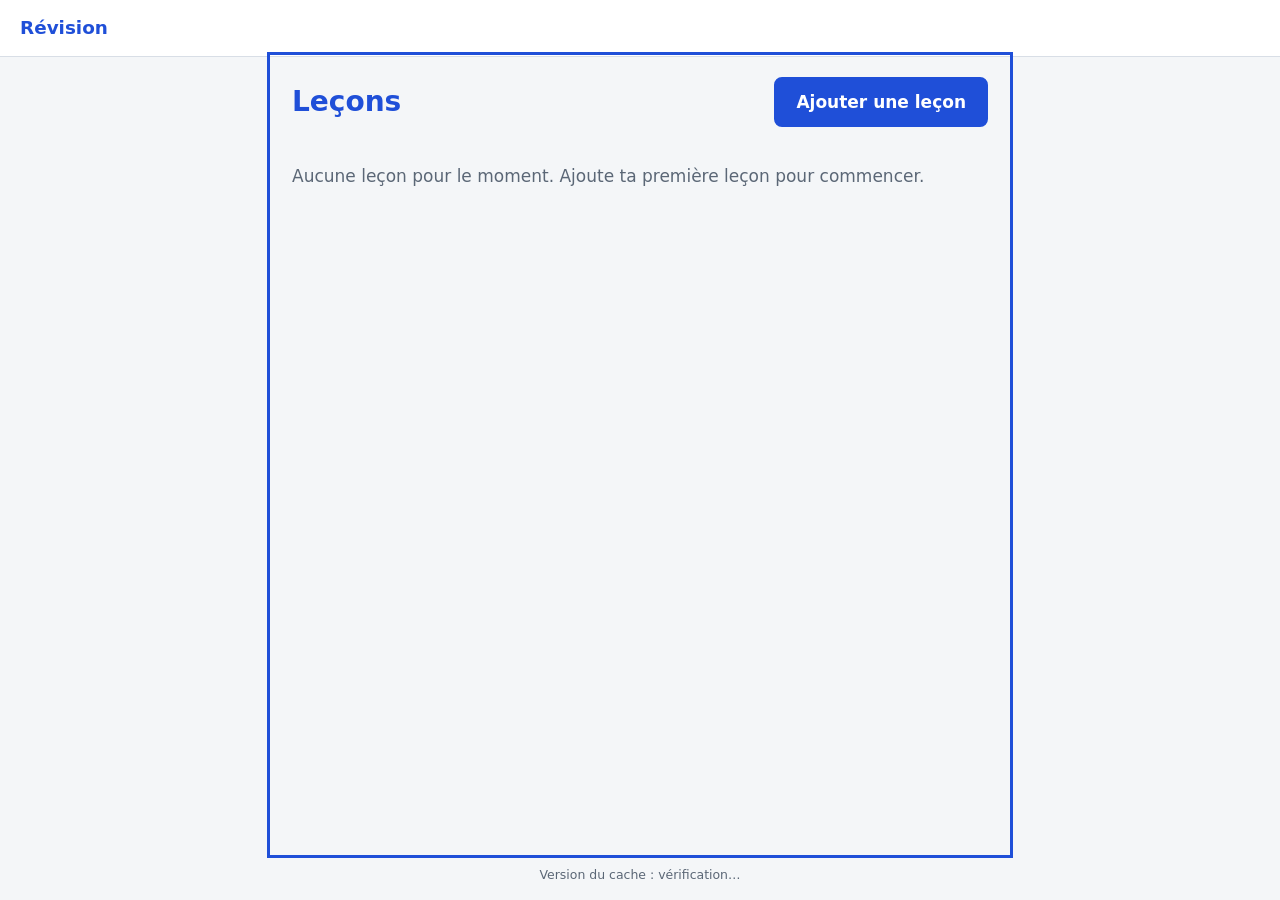
<file: index.html>
<!doctype html>
<html lang="fr">
<head>
  <meta charset="utf-8">
  <meta name="viewport" content="width=device-width, initial-scale=1">
  <title>Révision</title>
  <meta name="theme-color" content="#1f4fd8">
  <link rel="manifest" href="./manifest.webmanifest">
  <link rel="icon" type="image/png" href="./icon-192.png">
  <link rel="apple-touch-icon" href="./icon-192.png">
  <link rel="stylesheet" href="./style.css">
</head>
<body>
  <header class="entete">
    <a class="titre-app" href="#/">Révision</a>
  </header>

  <div id="message" class="message" hidden></div>

  <main id="app" tabindex="-1">
    <p class="chargement">Chargement…</p>
  </main>

  <div id="maj" class="maj" hidden></div>

  <footer class="pied">
    <span id="version-cache">Version du cache : vérification…</span>
  </footer>

  <noscript>
    <p class="chargement">Cette application a besoin de JavaScript pour fonctionner.</p>
  </noscript>

  <!-- Filet de sécurité : si app.js ne démarre pas (fichier absent ou erreur), on l'écrit à l'écran. -->
  <script>
    setTimeout(function () {
      var chargement = document.querySelector('.chargement');
      if (chargement) {
        chargement.textContent = 'L’application n’a pas démarré. Recharge la page ; si le problème persiste, un fichier (app.js ou db.js) est absent ou contient une erreur.';
      }
    }, 8000);
  </script>

  <script type="module" src="./app.js"></script>
</body>
</html>
</file>
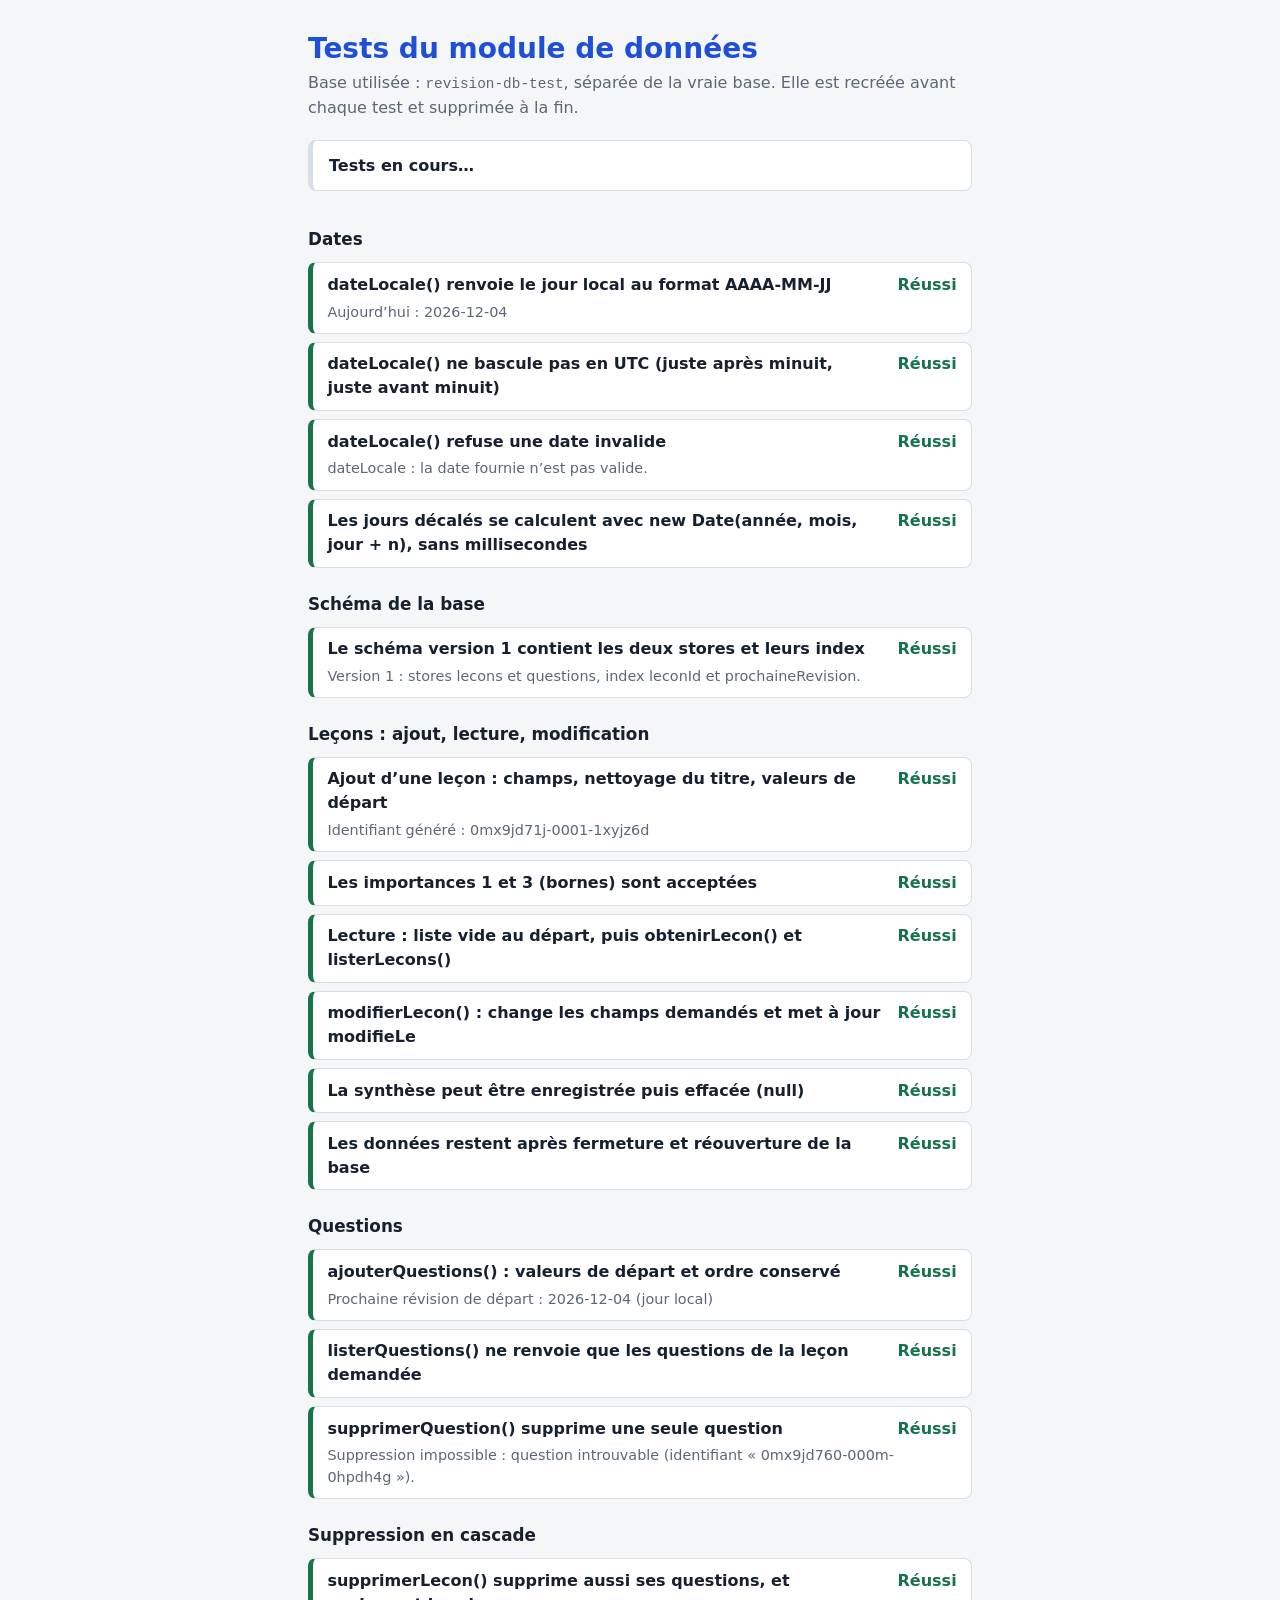
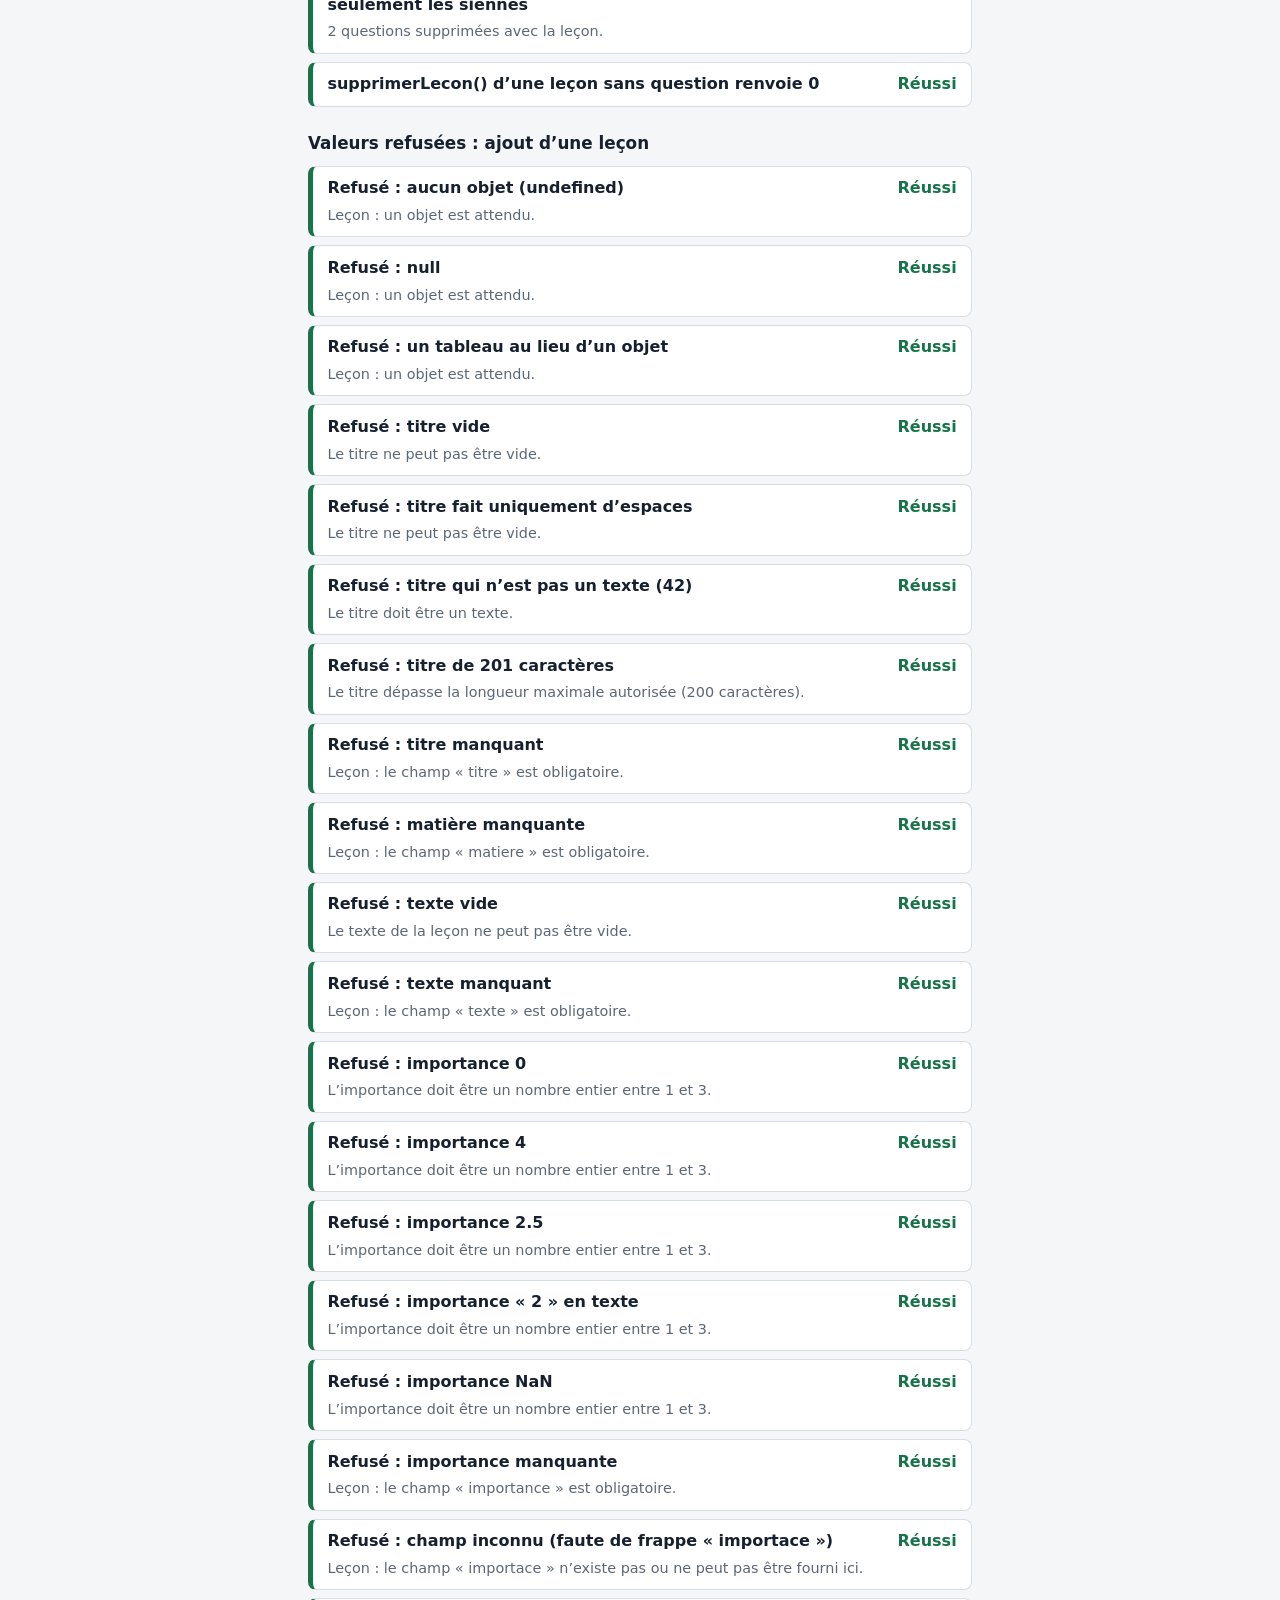
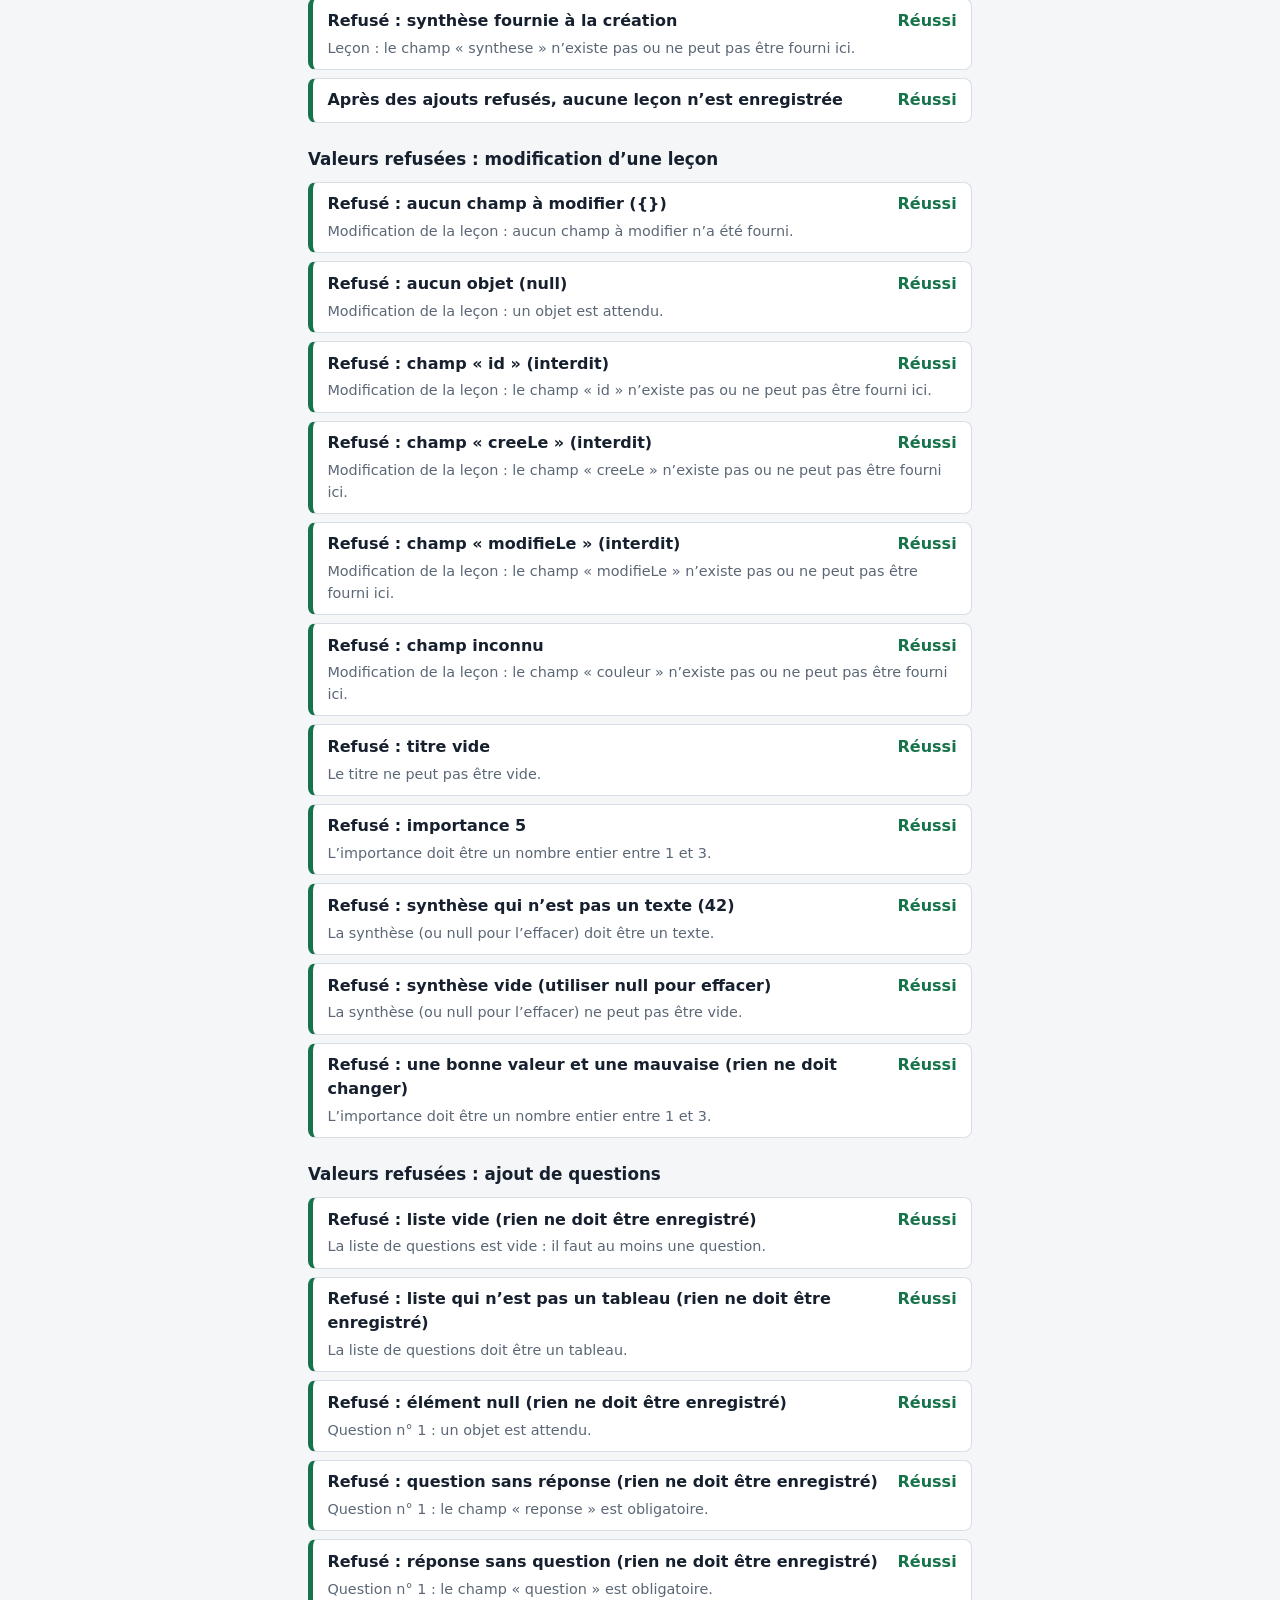
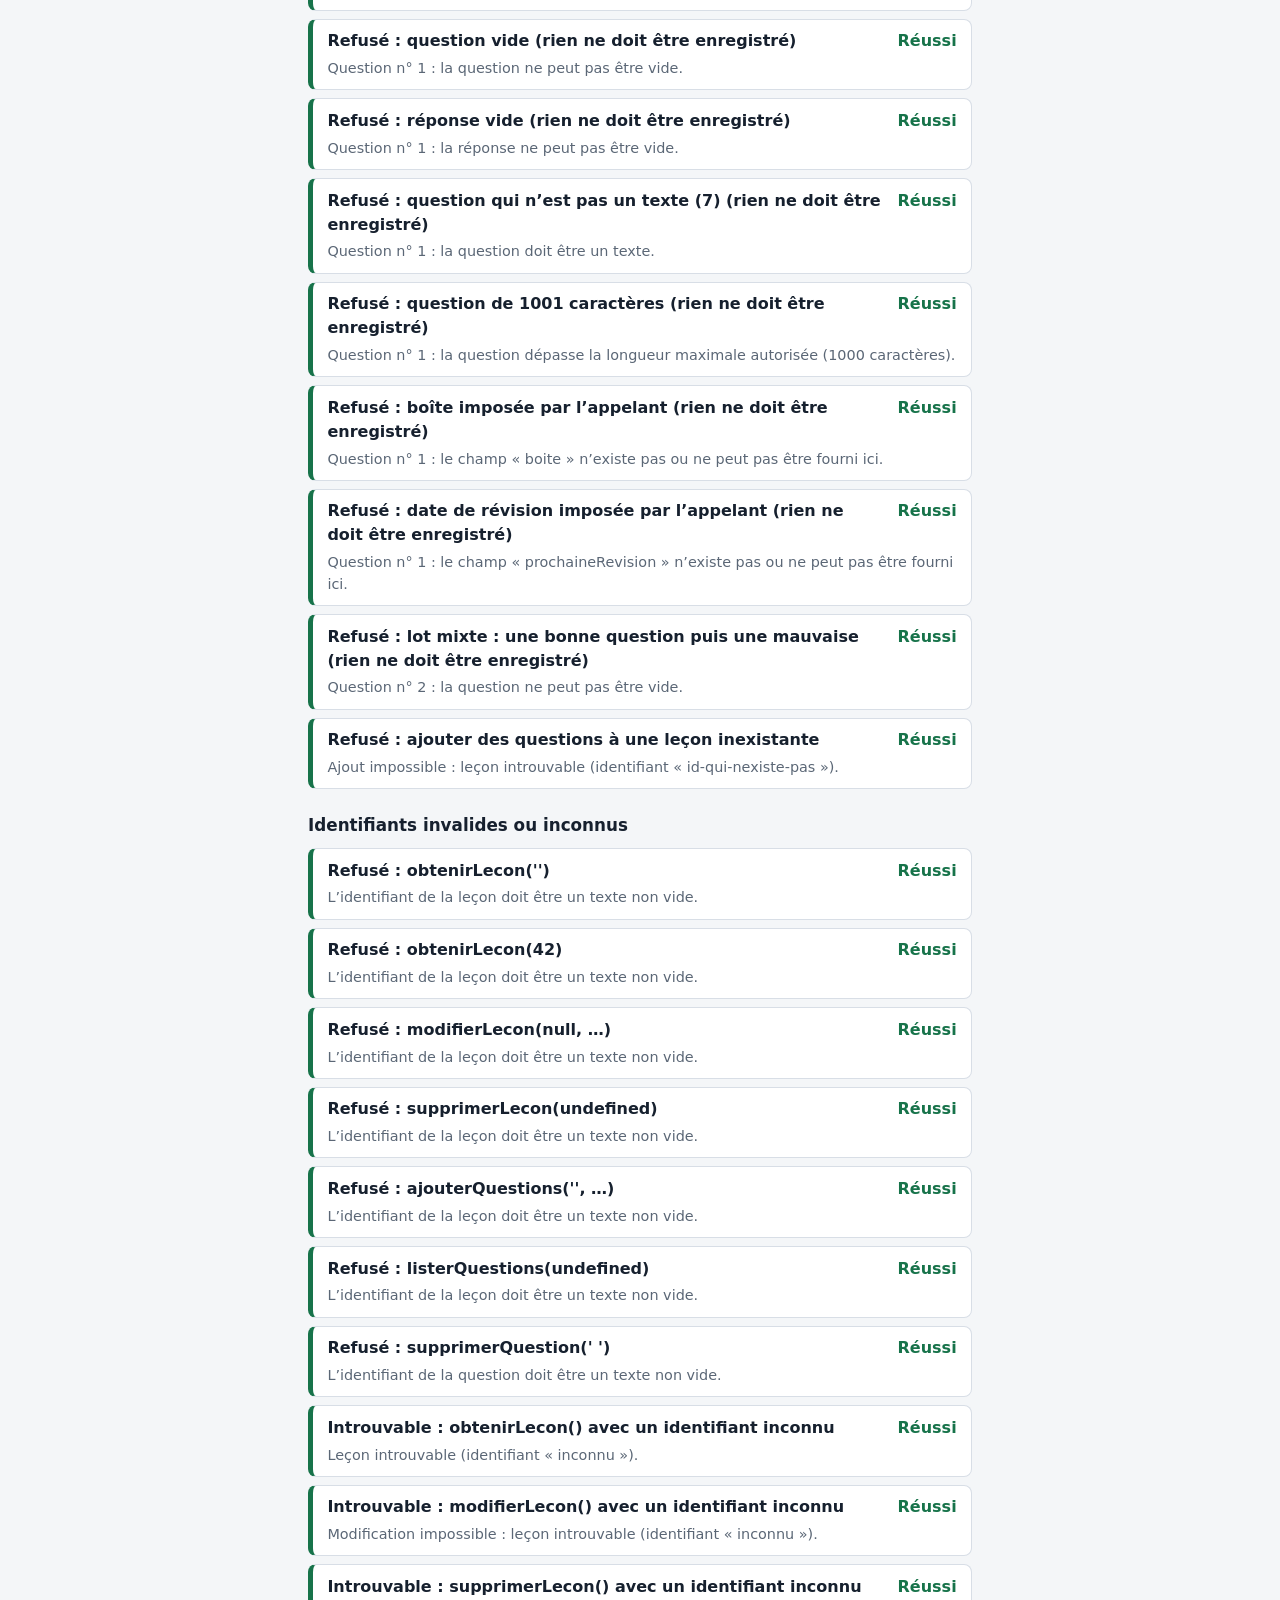
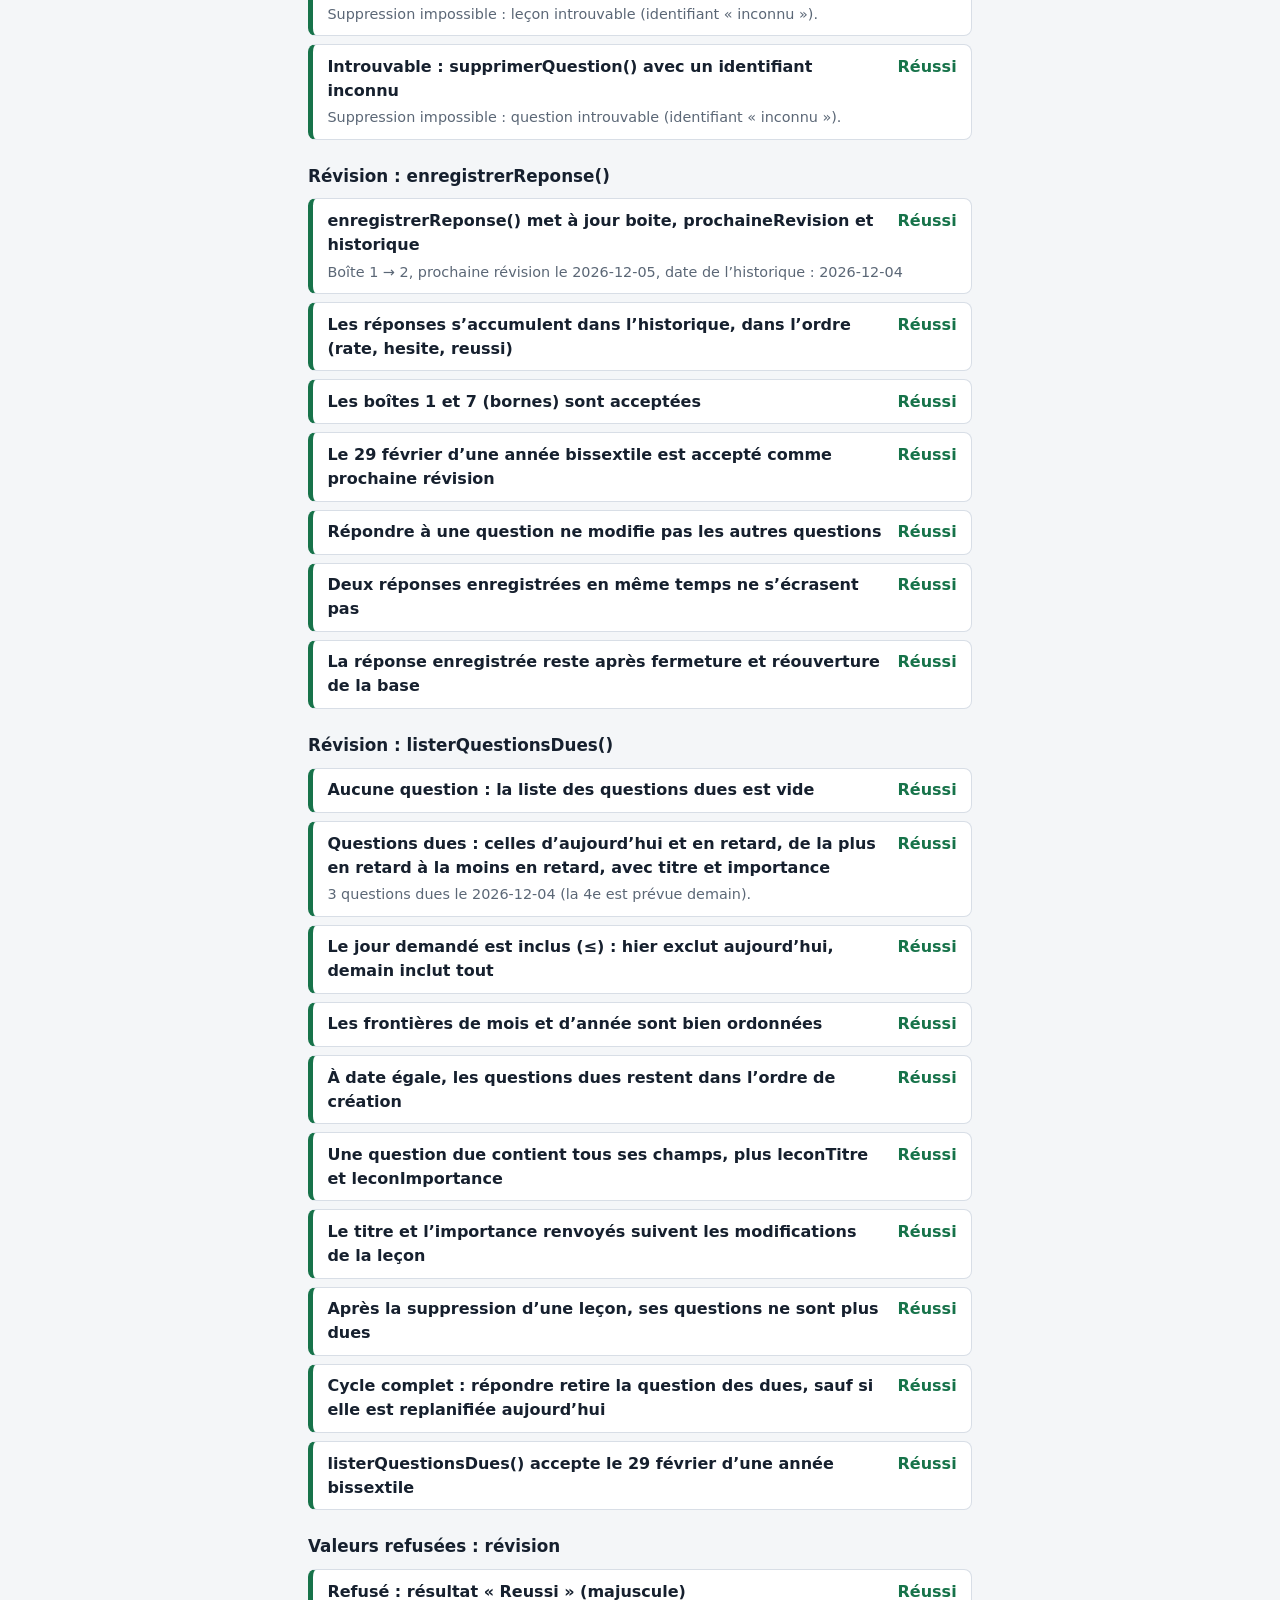
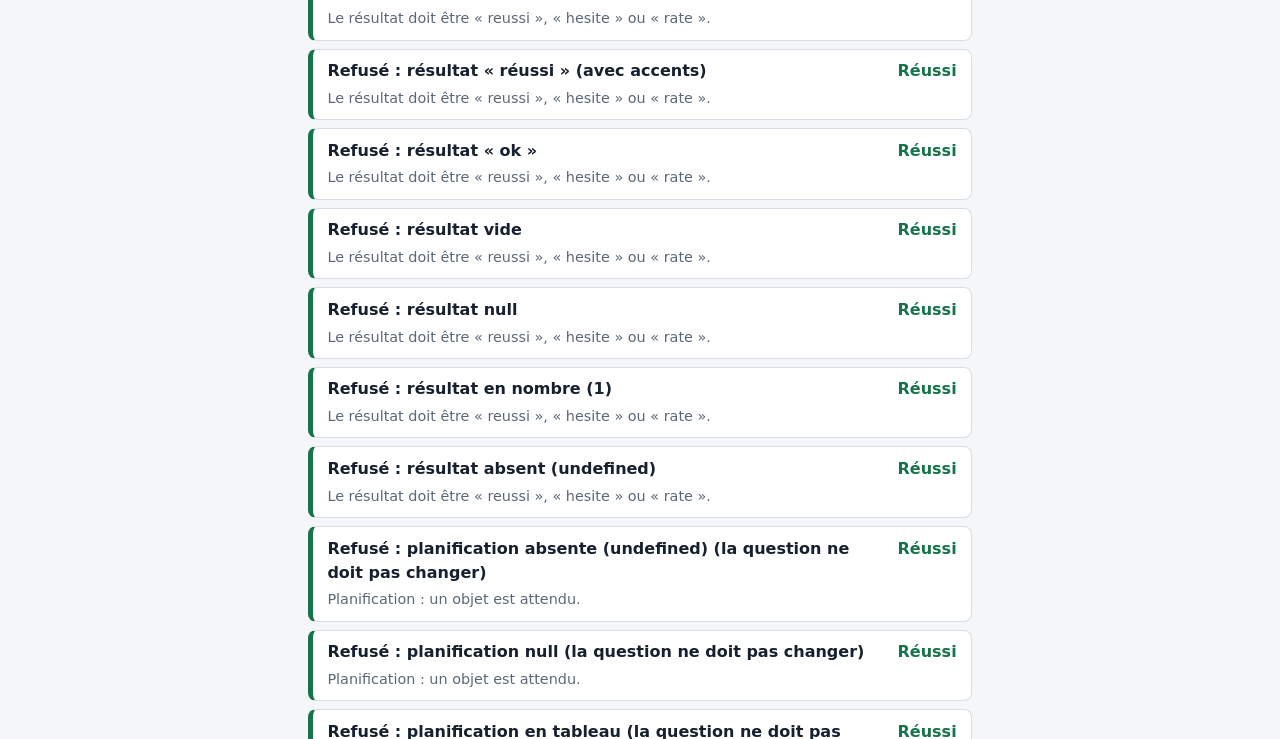
<file: test-db.html>
<!doctype html>
<html lang="fr">
<head>
  <meta charset="utf-8">
  <meta name="viewport" content="width=device-width, initial-scale=1">
  <title>Tests du module de données</title>
  <meta name="theme-color" content="#1f4fd8">
  <style>
    :root {
      color-scheme: light dark;
      --fond: #f4f6f8;
      --carte: #ffffff;
      --encre: #16202e;
      --discret: #5b6776;
      --trait: #d8dee6;
      --accent: #1f4fd8;
      --ok: #17734a;
      --ko: #b3261e;
    }
    @media (prefers-color-scheme: dark) {
      :root {
        --fond: #0f141b;
        --carte: #171e28;
        --encre: #e7ecf3;
        --discret: #9aa6b6;
        --trait: #2a3442;
        --accent: #7aa2ff;
        --ok: #5fd39a;
        --ko: #ff8a80;
      }
    }
    * { box-sizing: border-box; }
    body {
      margin: 0;
      background: var(--fond);
      color: var(--encre);
      font: 1rem/1.5 system-ui, -apple-system, "Segoe UI", Roboto, sans-serif;
    }
    main { max-width: 44rem; margin: 0 auto; padding: 2rem 1.25rem 3rem; }
    h1 { margin: 0 0 .35rem; font-size: 1.75rem; line-height: 1.2; color: var(--accent); }
    .sous { margin: 0 0 1.25rem; color: var(--discret); }
    code { font-family: ui-monospace, Consolas, monospace; font-size: .9em; }
    .bilan {
      margin: 0 0 1.25rem;
      padding: .8rem 1rem;
      background: var(--carte);
      border: 1px solid var(--trait);
      border-left-width: .35rem;
      border-radius: .5rem;
      font-weight: 600;
    }
    .bilan[data-etat="ok"] { border-left-color: var(--ok); color: var(--ok); }
    .bilan[data-etat="ko"] { border-left-color: var(--ko); color: var(--ko); }
    .resultats { list-style: none; margin: 0 0 1.5rem; padding: 0; display: grid; gap: .5rem; }
    .groupe { margin: 1rem 0 .1rem; font-size: 1.05rem; font-weight: 700; }
    .test {
      background: var(--carte);
      border: 1px solid var(--trait);
      border-left-width: .35rem;
      border-radius: .5rem;
      padding: .6rem .9rem;
    }
    .test[data-etat="ok"] { border-left-color: var(--ok); }
    .test[data-etat="ko"] { border-left-color: var(--ko); }
    .ligne { display: flex; justify-content: space-between; align-items: baseline; gap: 1rem; }
    .nom { font-weight: 600; }
    .etat { font-weight: 600; white-space: nowrap; }
    .test[data-etat="ok"] .etat { color: var(--ok); }
    .test[data-etat="ko"] .etat { color: var(--ko); }
    .detail { margin: .3rem 0 0; color: var(--discret); font-size: .9rem; overflow-wrap: anywhere; }
    button {
      font: inherit;
      font-weight: 600;
      padding: .7rem 1.2rem;
      border: 0;
      border-radius: .5rem;
      background: var(--accent);
      color: #ffffff;
    }
    @media (prefers-color-scheme: dark) { button { color: #0f141b; } }
  </style>
</head>
<body>
  <main>
    <h1>Tests du module de données</h1>
    <p class="sous">Base utilisée : <code>revision-db-test</code>, séparée de la vraie base. Elle est recréée avant chaque test et supprimée à la fin.</p>
    <p id="bilan" class="bilan" data-etat="attente" aria-live="polite">Tests en cours…</p>
    <ol id="resultats" class="resultats"></ol>
    <button id="relancer" type="button">Relancer les tests</button>
  </main>

  <script type="module">
    const NOM_TEST = 'revision-db-test';
    const liste = document.getElementById('resultats');
    const bilan = document.getElementById('bilan');
    document.getElementById('relancer').addEventListener('click', () => location.reload());

    // ---------- Chargement du module (l'erreur s'affiche à l'écran, pas seulement en console) ----------
    let module;
    try {
      module = await import('./db.js');
    } catch (erreur) {
      bilan.dataset.etat = 'ko';
      bilan.textContent = 'Impossible de charger db.js : ' + (erreur && erreur.message ? erreur.message : erreur);
      throw erreur;
    }
    const {
      ErreurRevision, VERSION_SCHEMA, dateLocale,
      choisirBase, fermerBase, supprimerBase,
      ajouterLecon, listerLecons, obtenirLecon, modifierLecon, supprimerLecon,
      ajouterQuestions, listerQuestions, supprimerQuestion,
      listerQuestionsDues, enregistrerReponse
    } = module;

    // ---------- Petit outillage de test ----------
    let reussis = 0;
    let echoues = 0;

    function groupe(titre) {
      const li = document.createElement('li');
      li.className = 'groupe';
      li.textContent = titre;
      liste.append(li);
    }

    function ajouterLigne(titre, ok, detail) {
      const li = document.createElement('li');
      li.className = 'test';
      li.dataset.etat = ok ? 'ok' : 'ko';

      const ligne = document.createElement('div');
      ligne.className = 'ligne';
      const nom = document.createElement('span');
      nom.className = 'nom';
      nom.textContent = titre;
      const etat = document.createElement('span');
      etat.className = 'etat';
      etat.textContent = ok ? 'Réussi' : 'Échec';
      ligne.append(nom, etat);
      li.append(ligne);

      if (detail) {
        const p = document.createElement('p');
        p.className = 'detail';
        p.textContent = detail;
        li.append(p);
      }
      liste.append(li);
    }

    // Chaque test démarre avec une base vide.
    async function tester(titre, corps) {
      try {
        await supprimerBase(NOM_TEST);
        const detail = await corps();
        reussis += 1;
        ajouterLigne(titre, true, typeof detail === 'string' ? detail : '');
      } catch (erreur) {
        echoues += 1;
        ajouterLigne(titre, false, erreur && erreur.message ? erreur.message : String(erreur));
      }
    }

    function vrai(condition, message) {
      if (!condition) throw new Error(message);
    }

    function egal(reel, attendu, message) {
      if (reel !== attendu) {
        throw new Error(message + ' — attendu : ' + JSON.stringify(attendu) + ', obtenu : ' + JSON.stringify(reel));
      }
    }

    function egalJson(reel, attendu, message) {
      const a = JSON.stringify(reel);
      const b = JSON.stringify(attendu);
      if (a !== b) throw new Error(message + ' — attendu : ' + b + ', obtenu : ' + a);
    }

    // Vérifie qu'une promesse est refusée avec le bon code d'erreur ; renvoie le message d'erreur pour l'afficher.
    async function rejette(promesse, code, morceau) {
      try {
        await promesse;
      } catch (erreur) {
        if (!(erreur instanceof ErreurRevision)) {
          throw new Error('Erreur inattendue (' + (erreur && erreur.name) + ' : ' + (erreur && erreur.message) + ')');
        }
        if (erreur.code !== code) {
          throw new Error('Code attendu ' + code + ', obtenu ' + erreur.code + ' (« ' + erreur.message + ' »)');
        }
        if (morceau && !erreur.message.includes(morceau)) {
          throw new Error('Le message devrait contenir « ' + morceau + ' », obtenu : « ' + erreur.message + ' »');
        }
        return erreur.message;
      }
      throw new Error('La valeur aurait dû être refusée, mais elle a été acceptée.');
    }

    const attendre = (ms) => new Promise((resolve) => setTimeout(resolve, ms));

    function sans(objet, cle) {
      const copie = { ...objet };
      delete copie[cle];
      return copie;
    }

    // Jour local décalé de n jours, calculé avec new Date(année, mois, jour + n) : jamais en millisecondes.
    function jourDecale(n) {
      const aujourdHui = new Date();
      return dateLocale(new Date(aujourdHui.getFullYear(), aujourdHui.getMonth(), aujourdHui.getDate() + n));
    }

    const ids = (liste) => liste.map((element) => element.id);

    const LECON = {
      titre: 'Les fractions',
      matiere: 'Mathématiques',
      importance: 2,
      texte: 'Une fraction représente une partie d’un tout.'
    };

    const QUESTIONS = [
      { question: 'Que représente une fraction ?', reponse: 'Une partie d’un tout.' },
      { question: 'Comment s’appelle le nombre du bas ?', reponse: 'Le dénominateur.' },
      { question: 'Comment s’appelle le nombre du haut ?', reponse: 'Le numérateur.' }
    ];

    const PLAN = { boite: 2, prochaineRevision: '2026-10-05' };

    // Crée une leçon avec ses premières questions (toutes à réviser aujourd'hui au départ).
    async function preparerLecon(titre, importance, nombreQuestions) {
      const lecon = await ajouterLecon({ ...LECON, titre, importance });
      const questions = await ajouterQuestions(lecon.id, QUESTIONS.slice(0, nombreQuestions));
      return { lecon, questions };
    }

    // Replanifie une question à un jour donné (sert à fabriquer des questions en retard ou à venir).
    function planifier(question, jour, boite = 2) {
      return enregistrerReponse(question.id, 'reussi', { boite, prochaineRevision: jour });
    }

    // Tente d'enregistrer une réponse invalide : doit être refusée, et la question ne doit pas changer.
    async function essaiRefusReponse(resultat, planification) {
      const { lecon, questions } = await preparerLecon('Fractions', 2, 1);
      const avant = await listerQuestions(lecon.id);
      const message = await rejette(enregistrerReponse(questions[0].id, resultat, planification), 'VALIDATION');
      egalJson(await listerQuestions(lecon.id), avant, 'La question ne doit pas avoir changé');
      egal(avant[0].historique.length, 0, 'L’historique doit rester vide');
      return message;
    }

    // ---------- Les tests ----------
    try {
      await choisirBase(NOM_TEST);

      groupe('Dates');

      await tester('dateLocale() renvoie le jour local au format AAAA-MM-JJ', async () => {
        const jour = dateLocale();
        vrai(/^\d{4}-\d{2}-\d{2}$/.test(jour), 'Format inattendu : ' + jour);
        egal(jour, new Date().toLocaleDateString('sv-SE'), 'Doit correspondre au jour local de l’appareil');
        return 'Aujourd’hui : ' + jour;
      });

      await tester('dateLocale() ne bascule pas en UTC (juste après minuit, juste avant minuit)', async () => {
        egal(dateLocale(new Date(2026, 0, 5, 0, 30)), '2026-01-05', 'Juste après minuit');
        egal(dateLocale(new Date(2026, 0, 5, 23, 59)), '2026-01-05', 'Juste avant minuit');
        egal(dateLocale(new Date(2026, 11, 31, 23, 59)), '2026-12-31', 'Dernier jour de l’année');
        egal(dateLocale(new Date(2028, 1, 29, 12, 0)), '2028-02-29', 'Année bissextile');
      });

      await tester('dateLocale() refuse une date invalide', async () => {
        const message = await rejette(Promise.resolve().then(() => dateLocale(new Date('pas une date'))), 'VALIDATION');
        await rejette(Promise.resolve().then(() => dateLocale('2026-01-01')), 'VALIDATION');
        return message;
      });

      await tester('Les jours décalés se calculent avec new Date(année, mois, jour + n), sans millisecondes', async () => {
        egal(dateLocale(new Date(2026, 0, 31 + 1)), '2026-02-01', 'Fin de janvier');
        egal(dateLocale(new Date(2026, 11, 31 + 1)), '2027-01-01', 'Fin d’année');
        egal(dateLocale(new Date(2028, 1, 28 + 1)), '2028-02-29', 'Février d’une année bissextile');
        egal(dateLocale(new Date(2027, 1, 28 + 1)), '2027-03-01', 'Février d’une année non bissextile');
        egal(dateLocale(new Date(2026, 2, 28 + 3)), '2026-03-31', 'Autour du changement d’heure de mars');
        egal(dateLocale(new Date(2026, 9, 24 + 2)), '2026-10-26', 'Autour du changement d’heure d’octobre');
        egal(dateLocale(new Date(2026, 0, 1 - 1)), '2025-12-31', 'Jour négatif : retour à l’année précédente');
        egal(jourDecale(0), dateLocale(), 'jourDecale(0) doit être aujourd’hui');
        vrai(jourDecale(1) > jourDecale(0) && jourDecale(0) > jourDecale(-1), 'Les jours décalés doivent se suivre dans l’ordre');
      });

      groupe('Schéma de la base');

      await tester('Le schéma version 1 contient les deux stores et leurs index', async () => {
        await listerLecons(); // force la création de la base
        await fermerBase();
        const db = await new Promise((resolve, reject) => {
          const requete = indexedDB.open(NOM_TEST);
          requete.onsuccess = () => resolve(requete.result);
          requete.onerror = () => reject(requete.error);
        });
        try {
          egal(db.version, VERSION_SCHEMA, 'Version du schéma');
          egal(db.version, 1, 'Le schéma doit être resté en version 1 (inchangé)');
          vrai(db.objectStoreNames.contains('lecons'), 'Store « lecons » absent');
          vrai(db.objectStoreNames.contains('questions'), 'Store « questions » absent');
          const transaction = db.transaction(['lecons', 'questions'], 'readonly');
          egal(transaction.objectStore('lecons').keyPath, 'id', 'Clé du store lecons');
          const questions = transaction.objectStore('questions');
          egal(questions.keyPath, 'id', 'Clé du store questions');
          vrai(questions.indexNames.contains('leconId'), 'Index « leconId » absent');
          vrai(questions.indexNames.contains('prochaineRevision'), 'Index « prochaineRevision » absent');
        } finally {
          db.close();
        }
        return 'Version ' + VERSION_SCHEMA + ' : stores lecons et questions, index leconId et prochaineRevision.';
      });

      groupe('Leçons : ajout, lecture, modification');

      await tester('Ajout d’une leçon : champs, nettoyage du titre, valeurs de départ', async () => {
        const lecon = await ajouterLecon({ ...LECON, titre: '  Les fractions  ' });
        vrai(typeof lecon.id === 'string' && lecon.id.length > 0, 'Identifiant absent');
        egal(lecon.titre, 'Les fractions', 'Le titre doit être débarrassé des espaces superflus');
        egal(lecon.matiere, LECON.matiere, 'Matière');
        egal(lecon.importance, 2, 'Importance');
        egal(lecon.texte, LECON.texte, 'Texte');
        egal(lecon.synthese, null, 'La synthèse doit valoir null au départ');
        vrai(!Number.isNaN(Date.parse(lecon.creeLe)), 'creeLe n’est pas une date valide');
        egal(lecon.modifieLe, lecon.creeLe, 'modifieLe doit être égal à creeLe à la création');
        return 'Identifiant généré : ' + lecon.id;
      });

      await tester('Les importances 1 et 3 (bornes) sont acceptées', async () => {
        const basse = await ajouterLecon({ ...LECON, importance: 1 });
        const haute = await ajouterLecon({ ...LECON, importance: 3 });
        egal(basse.importance, 1, 'Importance minimale');
        egal(haute.importance, 3, 'Importance maximale');
      });

      await tester('Lecture : liste vide au départ, puis obtenirLecon() et listerLecons()', async () => {
        egalJson(await listerLecons(), [], 'La liste doit être vide au départ');
        const a = await ajouterLecon(LECON);
        const b = await ajouterLecon({ ...LECON, titre: 'Les décimaux', importance: 3 });
        egalJson(await obtenirLecon(a.id), a, 'La leçon relue doit être identique à celle ajoutée');
        const toutes = await listerLecons();
        egal(toutes.length, 2, 'Nombre de leçons');
        egal(toutes[0].id, a.id, 'La plus ancienne doit venir en premier');
        egal(toutes[1].id, b.id, 'La plus récente doit venir en dernier');
      });

      await tester('modifierLecon() : change les champs demandés et met à jour modifieLe', async () => {
        const lecon = await ajouterLecon(LECON);
        await attendre(10);
        const modifiee = await modifierLecon(lecon.id, { titre: 'Les fractions simples', importance: 3 });
        egal(modifiee.titre, 'Les fractions simples', 'Titre modifié');
        egal(modifiee.importance, 3, 'Importance modifiée');
        egal(modifiee.matiere, lecon.matiere, 'La matière ne doit pas changer');
        egal(modifiee.texte, lecon.texte, 'Le texte ne doit pas changer');
        egal(modifiee.id, lecon.id, 'L’identifiant ne doit pas changer');
        egal(modifiee.creeLe, lecon.creeLe, 'creeLe ne doit pas changer');
        vrai(modifiee.modifieLe > lecon.modifieLe, 'modifieLe doit être plus récent');
        egalJson(await obtenirLecon(lecon.id), modifiee, 'Relecture après modification');
      });

      await tester('La synthèse peut être enregistrée puis effacée (null)', async () => {
        const lecon = await ajouterLecon(LECON);
        const avec = await modifierLecon(lecon.id, { synthese: 'Une fraction = numérateur / dénominateur.' });
        egal(avec.synthese, 'Une fraction = numérateur / dénominateur.', 'Synthèse enregistrée');
        const sansSynthese = await modifierLecon(lecon.id, { synthese: null });
        egal(sansSynthese.synthese, null, 'Synthèse effacée');
      });

      await tester('Les données restent après fermeture et réouverture de la base', async () => {
        const lecon = await ajouterLecon(LECON);
        const [question] = await ajouterQuestions(lecon.id, [QUESTIONS[0]]);
        await fermerBase();
        egalJson(await obtenirLecon(lecon.id), lecon, 'Leçon après réouverture');
        egalJson(await listerQuestions(lecon.id), [question], 'Question après réouverture');
      });

      groupe('Questions');

      await tester('ajouterQuestions() : valeurs de départ et ordre conservé', async () => {
        const lecon = await ajouterLecon(LECON);
        const creees = await ajouterQuestions(lecon.id, QUESTIONS);
        egal(creees.length, 3, 'Nombre de questions créées');
        const relues = await listerQuestions(lecon.id);
        egal(relues.length, 3, 'Nombre de questions relues');
        relues.forEach((q, i) => {
          egal(q.leconId, lecon.id, 'leconId de la question ' + (i + 1));
          egal(q.question, QUESTIONS[i].question, 'Texte de la question ' + (i + 1) + ' (ordre conservé)');
          egal(q.reponse, QUESTIONS[i].reponse, 'Réponse de la question ' + (i + 1));
          egal(q.boite, 1, 'Boîte de départ de la question ' + (i + 1));
          egal(q.prochaineRevision, dateLocale(), 'prochaineRevision de la question ' + (i + 1));
          vrai(/^\d{4}-\d{2}-\d{2}$/.test(q.prochaineRevision), 'prochaineRevision doit être AAAA-MM-JJ');
          vrai(Array.isArray(q.historique) && q.historique.length === 0, 'Historique vide au départ');
        });
        return 'Prochaine révision de départ : ' + relues[0].prochaineRevision + ' (jour local)';
      });

      await tester('listerQuestions() ne renvoie que les questions de la leçon demandée', async () => {
        const a = await ajouterLecon(LECON);
        const b = await ajouterLecon({ ...LECON, titre: 'Les décimaux' });
        await ajouterQuestions(a.id, QUESTIONS);
        await ajouterQuestions(b.id, [QUESTIONS[0]]);
        egal((await listerQuestions(a.id)).length, 3, 'Questions de la leçon A');
        egal((await listerQuestions(b.id)).length, 1, 'Questions de la leçon B');
        egalJson(await listerQuestions('id-qui-nexiste-pas'), [], 'Leçon inconnue : liste vide');
      });

      await tester('supprimerQuestion() supprime une seule question', async () => {
        const lecon = await ajouterLecon(LECON);
        const creees = await ajouterQuestions(lecon.id, QUESTIONS);
        await supprimerQuestion(creees[1].id);
        const restantes = await listerQuestions(lecon.id);
        egal(restantes.length, 2, 'Il doit rester 2 questions');
        egal(restantes[0].id, creees[0].id, 'La première doit rester');
        egal(restantes[1].id, creees[2].id, 'La troisième doit rester');
        return await rejette(supprimerQuestion(creees[1].id), 'INTROUVABLE');
      });

      groupe('Suppression en cascade');

      await tester('supprimerLecon() supprime aussi ses questions, et seulement les siennes', async () => {
        const a = await ajouterLecon(LECON);
        const b = await ajouterLecon({ ...LECON, titre: 'Les décimaux' });
        await ajouterQuestions(a.id, [QUESTIONS[0], QUESTIONS[1]]);
        await ajouterQuestions(b.id, [QUESTIONS[2]]);

        const nombre = await supprimerLecon(a.id);
        egal(nombre, 2, 'Nombre de questions supprimées avec la leçon');
        await rejette(obtenirLecon(a.id), 'INTROUVABLE');
        egalJson(await listerQuestions(a.id), [], 'Les questions de la leçon supprimée doivent avoir disparu');
        egal((await listerQuestions(b.id)).length, 1, 'Les questions de l’autre leçon doivent rester');
        egal((await listerLecons()).length, 1, 'Il doit rester une seule leçon');
        return nombre + ' questions supprimées avec la leçon.';
      });

      await tester('supprimerLecon() d’une leçon sans question renvoie 0', async () => {
        const lecon = await ajouterLecon(LECON);
        egal(await supprimerLecon(lecon.id), 0, 'Nombre de questions supprimées');
        egal((await listerLecons()).length, 0, 'Plus aucune leçon');
      });

      groupe('Valeurs refusées : ajout d’une leçon');

      const refusAjoutLecon = [
        ['aucun objet (undefined)', undefined],
        ['null', null],
        ['un tableau au lieu d’un objet', []],
        ['titre vide', { ...LECON, titre: '' }],
        ['titre fait uniquement d’espaces', { ...LECON, titre: '   ' }],
        ['titre qui n’est pas un texte (42)', { ...LECON, titre: 42 }],
        ['titre de 201 caractères', { ...LECON, titre: 'a'.repeat(201) }],
        ['titre manquant', sans(LECON, 'titre')],
        ['matière manquante', sans(LECON, 'matiere')],
        ['texte vide', { ...LECON, texte: '' }],
        ['texte manquant', sans(LECON, 'texte')],
        ['importance 0', { ...LECON, importance: 0 }],
        ['importance 4', { ...LECON, importance: 4 }],
        ['importance 2.5', { ...LECON, importance: 2.5 }],
        ['importance « 2 » en texte', { ...LECON, importance: '2' }],
        ['importance NaN', { ...LECON, importance: NaN }],
        ['importance manquante', sans(LECON, 'importance')],
        ['champ inconnu (faute de frappe « importace »)', { ...LECON, importace: 2 }],
        ['synthèse fournie à la création', { ...LECON, synthese: 'x' }]
      ];
      for (const [libelle, valeur] of refusAjoutLecon) {
        await tester('Refusé : ' + libelle, () => rejette(ajouterLecon(valeur), 'VALIDATION'));
      }

      await tester('Après des ajouts refusés, aucune leçon n’est enregistrée', async () => {
        for (const [, valeur] of refusAjoutLecon) {
          try { await ajouterLecon(valeur); } catch (erreur) { /* attendu */ }
        }
        egal((await listerLecons()).length, 0, 'Nombre de leçons enregistrées');
      });

      groupe('Valeurs refusées : modification d’une leçon');

      const refusModification = [
        ['aucun champ à modifier ({})', {}],
        ['aucun objet (null)', null],
        ['champ « id » (interdit)', { id: 'autre' }],
        ['champ « creeLe » (interdit)', { creeLe: '2020-01-01T00:00:00.000Z' }],
        ['champ « modifieLe » (interdit)', { modifieLe: '2020-01-01T00:00:00.000Z' }],
        ['champ inconnu', { couleur: 'rouge' }],
        ['titre vide', { titre: '' }],
        ['importance 5', { importance: 5 }],
        ['synthèse qui n’est pas un texte (42)', { synthese: 42 }],
        ['synthèse vide (utiliser null pour effacer)', { synthese: '' }],
        ['une bonne valeur et une mauvaise (rien ne doit changer)', { titre: 'Nouveau titre', importance: 9 }]
      ];
      for (const [libelle, modifs] of refusModification) {
        await tester('Refusé : ' + libelle, async () => {
          const lecon = await ajouterLecon(LECON);
          const message = await rejette(modifierLecon(lecon.id, modifs), 'VALIDATION');
          egalJson(await obtenirLecon(lecon.id), lecon, 'La leçon ne doit pas avoir changé');
          return message;
        });
      }

      groupe('Valeurs refusées : ajout de questions');

      const refusQuestions = [
        ['liste vide', []],
        ['liste qui n’est pas un tableau', 'texte'],
        ['élément null', [null]],
        ['question sans réponse', [{ question: 'Q ?' }]],
        ['réponse sans question', [{ reponse: 'R' }]],
        ['question vide', [{ question: '   ', reponse: 'R' }]],
        ['réponse vide', [{ question: 'Q ?', reponse: '' }]],
        ['question qui n’est pas un texte (7)', [{ question: 7, reponse: 'R' }]],
        ['question de 1001 caractères', [{ question: 'a'.repeat(1001), reponse: 'R' }]],
        ['boîte imposée par l’appelant', [{ question: 'Q ?', reponse: 'R', boite: 5 }]],
        ['date de révision imposée par l’appelant', [{ question: 'Q ?', reponse: 'R', prochaineRevision: '2030-01-01' }]],
        ['lot mixte : une bonne question puis une mauvaise', [{ question: 'Q1 ?', reponse: 'R1' }, { question: '', reponse: 'R2' }]]
      ];
      for (const [libelle, liste] of refusQuestions) {
        await tester('Refusé : ' + libelle + ' (rien ne doit être enregistré)', async () => {
          const lecon = await ajouterLecon(LECON);
          const message = await rejette(ajouterQuestions(lecon.id, liste), 'VALIDATION');
          egalJson(await listerQuestions(lecon.id), [], 'Aucune question ne doit avoir été enregistrée');
          return message;
        });
      }

      await tester('Refusé : ajouter des questions à une leçon inexistante', () =>
        rejette(ajouterQuestions('id-qui-nexiste-pas', [QUESTIONS[0]]), 'INTROUVABLE'));

      groupe('Identifiants invalides ou inconnus');

      const identifiantsInvalides = [
        ['obtenirLecon(\'\')', () => obtenirLecon('')],
        ['obtenirLecon(42)', () => obtenirLecon(42)],
        ['modifierLecon(null, …)', () => modifierLecon(null, { titre: 'x' })],
        ['supprimerLecon(undefined)', () => supprimerLecon(undefined)],
        ['ajouterQuestions(\'\', …)', () => ajouterQuestions('', [QUESTIONS[0]])],
        ['listerQuestions(undefined)', () => listerQuestions(undefined)],
        ['supprimerQuestion(\'  \')', () => supprimerQuestion('  ')]
      ];
      for (const [libelle, appel] of identifiantsInvalides) {
        await tester('Refusé : ' + libelle, () => rejette(appel(), 'VALIDATION'));
      }

      const identifiantsInconnus = [
        ['obtenirLecon() avec un identifiant inconnu', () => obtenirLecon('inconnu')],
        ['modifierLecon() avec un identifiant inconnu', () => modifierLecon('inconnu', { titre: 'x' })],
        ['supprimerLecon() avec un identifiant inconnu', () => supprimerLecon('inconnu')],
        ['supprimerQuestion() avec un identifiant inconnu', () => supprimerQuestion('inconnu')]
      ];
      for (const [libelle, appel] of identifiantsInconnus) {
        await tester('Introuvable : ' + libelle, () => rejette(appel(), 'INTROUVABLE'));
      }

      groupe('Révision : enregistrerReponse()');

      await tester('enregistrerReponse() met à jour boite, prochaineRevision et historique', async () => {
        const { lecon, questions } = await preparerLecon('Fractions', 2, 1);
        const [question] = questions;
        const demain = jourDecale(1);
        const miseAJour = await enregistrerReponse(question.id, 'reussi', { boite: 2, prochaineRevision: demain });
        egal(miseAJour.boite, 2, 'Boîte');
        egal(miseAJour.prochaineRevision, demain, 'Prochaine révision');
        egal(miseAJour.historique.length, 1, 'Nombre d’entrées d’historique');
        egalJson(miseAJour.historique[0], { date: dateLocale(), resultat: 'reussi' }, 'Entrée d’historique (date locale du jour)');
        egal(miseAJour.id, question.id, 'L’identifiant ne doit pas changer');
        egal(miseAJour.leconId, lecon.id, 'leconId ne doit pas changer');
        egal(miseAJour.question, question.question, 'L’énoncé ne doit pas changer');
        egal(miseAJour.reponse, question.reponse, 'La réponse ne doit pas changer');
        egalJson(await listerQuestions(lecon.id), [miseAJour], 'La question relue doit être identique à celle renvoyée');
        return 'Boîte 1 → 2, prochaine révision le ' + demain + ', date de l’historique : ' + miseAJour.historique[0].date;
      });

      await tester('Les réponses s’accumulent dans l’historique, dans l’ordre (rate, hesite, reussi)', async () => {
        const { questions } = await preparerLecon('Fractions', 2, 1);
        const id = questions[0].id;
        await enregistrerReponse(id, 'rate', { boite: 1, prochaineRevision: jourDecale(1) });
        await enregistrerReponse(id, 'hesite', { boite: 2, prochaineRevision: jourDecale(2) });
        const finale = await enregistrerReponse(id, 'reussi', { boite: 3, prochaineRevision: jourDecale(4) });
        egalJson(finale.historique.map((entree) => entree.resultat), ['rate', 'hesite', 'reussi'], 'Ordre des résultats');
        egal(finale.boite, 3, 'La boîte doit refléter la dernière réponse');
        egal(finale.prochaineRevision, jourDecale(4), 'La prochaine révision doit refléter la dernière réponse');
        finale.historique.forEach((entree, i) => {
          egalJson(Object.keys(entree), ['date', 'resultat'], 'Champs de l’entrée ' + (i + 1));
          vrai(/^\d{4}-\d{2}-\d{2}$/.test(entree.date), 'La date de l’entrée ' + (i + 1) + ' doit être AAAA-MM-JJ');
        });
      });

      await tester('Les boîtes 1 et 7 (bornes) sont acceptées', async () => {
        const { questions } = await preparerLecon('Fractions', 2, 2);
        const basse = await enregistrerReponse(questions[0].id, 'rate', { boite: 1, prochaineRevision: jourDecale(0) });
        const haute = await enregistrerReponse(questions[1].id, 'reussi', { boite: 7, prochaineRevision: jourDecale(60) });
        egal(basse.boite, 1, 'Boîte minimale');
        egal(haute.boite, 7, 'Boîte maximale');
        egal(haute.prochaineRevision, jourDecale(60), 'Date à 60 jours');
      });

      await tester('Le 29 février d’une année bissextile est accepté comme prochaine révision', async () => {
        const { questions } = await preparerLecon('Fractions', 2, 1);
        const miseAJour = await enregistrerReponse(questions[0].id, 'reussi', { boite: 4, prochaineRevision: '2028-02-29' });
        egal(miseAJour.prochaineRevision, '2028-02-29', 'Prochaine révision');
      });

      await tester('Répondre à une question ne modifie pas les autres questions', async () => {
        const { lecon, questions } = await preparerLecon('Fractions', 2, 3);
        const avant = await listerQuestions(lecon.id);
        await enregistrerReponse(questions[1].id, 'hesite', { boite: 2, prochaineRevision: jourDecale(2) });
        const apres = await listerQuestions(lecon.id);
        egalJson(apres[0], avant[0], 'La première question ne doit pas changer');
        egalJson(apres[2], avant[2], 'La troisième question ne doit pas changer');
        egal(apres[1].historique.length, 1, 'Seule la deuxième question reçoit une entrée');
      });

      await tester('Deux réponses enregistrées en même temps ne s’écrasent pas', async () => {
        const { lecon, questions } = await preparerLecon('Fractions', 2, 1);
        await Promise.all([
          enregistrerReponse(questions[0].id, 'reussi', { boite: 2, prochaineRevision: jourDecale(2) }),
          enregistrerReponse(questions[0].id, 'rate', { boite: 1, prochaineRevision: jourDecale(1) })
        ]);
        const finale = (await listerQuestions(lecon.id))[0];
        egal(finale.historique.length, 2, 'Les deux réponses doivent être dans l’historique');
        egalJson(finale.historique.map((entree) => entree.resultat).sort(), ['rate', 'reussi'], 'Résultats enregistrés');
      });

      await tester('La réponse enregistrée reste après fermeture et réouverture de la base', async () => {
        const { lecon, questions } = await preparerLecon('Fractions', 2, 1);
        const miseAJour = await enregistrerReponse(questions[0].id, 'reussi', { boite: 3, prochaineRevision: jourDecale(3) });
        await fermerBase();
        egalJson(await listerQuestions(lecon.id), [miseAJour], 'Question après réouverture');
      });

      groupe('Révision : listerQuestionsDues()');

      await tester('Aucune question : la liste des questions dues est vide', async () => {
        egalJson(await listerQuestionsDues(dateLocale()), [], 'Liste vide');
      });

      await tester('Questions dues : celles d’aujourd’hui et en retard, de la plus en retard à la moins en retard, avec titre et importance', async () => {
        const a = await preparerLecon('Fractions', 3, 3);
        const b = await preparerLecon('Décimaux', 1, 1);
        const [q1, q2, q3] = a.questions;
        const [q4] = b.questions;
        await planifier(q1, jourDecale(-1));  // en retard d’un jour
        // q2 garde sa date de départ : aujourd’hui
        await planifier(q3, jourDecale(1));   // demain : pas encore due
        await planifier(q4, jourDecale(-3));  // en retard de trois jours

        const dues = await listerQuestionsDues(dateLocale());
        egalJson(ids(dues), [q4.id, q1.id, q2.id], 'Questions dues (du plus grand retard à aujourd’hui)');
        const parId = new Map(dues.map((question) => [question.id, question]));
        egal(parId.get(q4.id).leconTitre, 'Décimaux', 'Titre de la leçon de q4');
        egal(parId.get(q4.id).leconImportance, 1, 'Importance de la leçon de q4');
        egal(parId.get(q1.id).leconTitre, 'Fractions', 'Titre de la leçon de q1');
        egal(parId.get(q1.id).leconImportance, 3, 'Importance de la leçon de q1');
        egal(parId.get(q2.id).leconTitre, 'Fractions', 'Titre de la leçon de q2');
        egal(parId.get(q2.id).leconImportance, 3, 'Importance de la leçon de q2');
        return dues.length + ' questions dues le ' + dateLocale() + ' (la 4e est prévue demain).';
      });

      await tester('Le jour demandé est inclus (≤) : hier exclut aujourd’hui, demain inclut tout', async () => {
        const a = await preparerLecon('Fractions', 3, 3);
        const b = await preparerLecon('Décimaux', 1, 1);
        const [q1, q2, q3] = a.questions;
        const [q4] = b.questions;
        await planifier(q1, jourDecale(-1));
        await planifier(q3, jourDecale(1));
        await planifier(q4, jourDecale(-3));
        egalJson(ids(await listerQuestionsDues(jourDecale(-1))), [q4.id, q1.id], 'Dues hier : la question d’aujourd’hui est exclue');
        egalJson(ids(await listerQuestionsDues(jourDecale(-4))), [], 'Dues il y a 4 jours : aucune');
        egalJson(ids(await listerQuestionsDues(jourDecale(-3))), [q4.id], 'Dues il y a 3 jours : la date égale est incluse');
        egalJson(ids(await listerQuestionsDues(jourDecale(1))), [q4.id, q1.id, q2.id, q3.id], 'Dues demain : toutes');
      });

      await tester('Les frontières de mois et d’année sont bien ordonnées', async () => {
        const { questions } = await preparerLecon('Frontières', 2, 3);
        const [qa, qb, qc] = questions;
        await planifier(qa, '2026-12-31');
        await planifier(qb, '2027-01-01');
        await planifier(qc, '2026-09-30');
        egalJson(ids(await listerQuestionsDues('2026-09-29')), [], 'Avant la première date');
        egalJson(ids(await listerQuestionsDues('2026-09-30')), [qc.id], 'Le 30 septembre');
        egalJson(ids(await listerQuestionsDues('2026-10-01')), [qc.id], 'Le 1er octobre : rien de nouveau');
        egalJson(ids(await listerQuestionsDues('2026-12-31')), [qc.id, qa.id], 'Le 31 décembre');
        egalJson(ids(await listerQuestionsDues('2027-01-01')), [qc.id, qa.id, qb.id], 'Le 1er janvier suivant');
      });

      await tester('À date égale, les questions dues restent dans l’ordre de création', async () => {
        const { questions } = await preparerLecon('Fractions', 2, 3);
        egalJson(ids(await listerQuestionsDues(dateLocale())), ids(questions), 'Ordre de création');
      });

      await tester('Une question due contient tous ses champs, plus leconTitre et leconImportance', async () => {
        await preparerLecon('Fractions', 2, 1);
        const due = (await listerQuestionsDues(dateLocale()))[0];
        egalJson(
          Object.keys(due).sort(),
          ['boite', 'historique', 'id', 'leconId', 'leconImportance', 'leconTitre', 'prochaineRevision', 'question', 'reponse'],
          'Champs d’une question due'
        );
        egal(due.boite, 1, 'Boîte de départ');
        egalJson(due.historique, [], 'Historique vide');
      });

      await tester('Le titre et l’importance renvoyés suivent les modifications de la leçon', async () => {
        const { lecon } = await preparerLecon('Fractions', 2, 1);
        await modifierLecon(lecon.id, { titre: 'Fractions simples', importance: 1 });
        const due = (await listerQuestionsDues(dateLocale()))[0];
        egal(due.leconTitre, 'Fractions simples', 'Nouveau titre');
        egal(due.leconImportance, 1, 'Nouvelle importance');
      });

      await tester('Après la suppression d’une leçon, ses questions ne sont plus dues', async () => {
        const a = await preparerLecon('Fractions', 2, 2);
        const b = await preparerLecon('Décimaux', 1, 1);
        await supprimerLecon(a.lecon.id);
        egalJson(ids(await listerQuestionsDues(dateLocale())), ids(b.questions), 'Seules les questions de l’autre leçon restent');
      });

      await tester('Cycle complet : répondre retire la question des dues, sauf si elle est replanifiée aujourd’hui', async () => {
        const { questions } = await preparerLecon('Fractions', 2, 2);
        const [q1, q2] = questions;
        egal((await listerQuestionsDues(dateLocale())).length, 2, 'Deux questions dues au départ');
        await enregistrerReponse(q1.id, 'reussi', { boite: 2, prochaineRevision: jourDecale(2) });
        await enregistrerReponse(q2.id, 'rate', { boite: 1, prochaineRevision: dateLocale() });
        const dues = await listerQuestionsDues(dateLocale());
        egalJson(ids(dues), [q2.id], 'Seule la question ratée reste due aujourd’hui');
        egal(dues[0].historique[0].resultat, 'rate', 'Son historique contient la réponse');
        egalJson(ids(await listerQuestionsDues(jourDecale(1))), [q2.id], 'Demain : toujours seule');
        egalJson(ids(await listerQuestionsDues(jourDecale(2))), [q2.id, q1.id], 'Dans deux jours : les deux');
      });

      await tester('listerQuestionsDues() accepte le 29 février d’une année bissextile', async () => {
        const dues = await listerQuestionsDues('2028-02-29');
        vrai(Array.isArray(dues), 'Une liste est attendue');
      });

      groupe('Valeurs refusées : révision');

      const refusResultat = [
        ['résultat « Reussi » (majuscule)', 'Reussi'],
        ['résultat « réussi » (avec accents)', 'réussi'],
        ['résultat « ok »', 'ok'],
        ['résultat vide', ''],
        ['résultat null', null],
        ['résultat en nombre (1)', 1],
        ['résultat absent (undefined)', undefined]
      ];
      for (const [libelle, valeur] of refusResultat) {
        await tester('Refusé : ' + libelle, () => essaiRefusReponse(valeur, PLAN));
      }

      const refusPlanification = [
        ['planification absente (undefined)', undefined],
        ['planification null', null],
        ['planification en tableau', []],
        ['planification vide ({})', {}],
        ['boîte sans date', { boite: 2 }],
        ['date sans boîte', { prochaineRevision: PLAN.prochaineRevision }],
        ['boîte 0', { ...PLAN, boite: 0 }],
        ['boîte 8', { ...PLAN, boite: 8 }],
        ['boîte 2.5', { ...PLAN, boite: 2.5 }],
        ['boîte « 2 » en texte', { ...PLAN, boite: '2' }],
        ['boîte NaN', { ...PLAN, boite: NaN }],
        ['boîte null', { ...PLAN, boite: null }],
        ['date 2026-1-5 (sans zéros)', { ...PLAN, prochaineRevision: '2026-1-5' }],
        ['date 05/10/2026', { ...PLAN, prochaineRevision: '05/10/2026' }],
        ['date 2026-02-30 (inexistante)', { ...PLAN, prochaineRevision: '2026-02-30' }],
        ['date 2027-02-29 (année non bissextile)', { ...PLAN, prochaineRevision: '2027-02-29' }],
        ['date 2026-13-01 (mois 13)', { ...PLAN, prochaineRevision: '2026-13-01' }],
        ['horodatage UTC complet', { ...PLAN, prochaineRevision: '2026-10-05T12:00:00.000Z' }],
        ['date en nombre (20261005)', { ...PLAN, prochaineRevision: 20261005 }],
        ['date null', { ...PLAN, prochaineRevision: null }],
        ['date en objet Date', { ...PLAN, prochaineRevision: new Date() }],
        ['date vide', { ...PLAN, prochaineRevision: '' }],
        ['champ « historique » imposé par l’appelant', { ...PLAN, historique: [] }],
        ['champ « resultat » en trop dans la planification', { ...PLAN, resultat: 'reussi' }],
        ['champ inconnu (leconId)', { ...PLAN, leconId: 'x' }]
      ];
      for (const [libelle, valeur] of refusPlanification) {
        await tester('Refusé : ' + libelle + ' (la question ne doit pas changer)', () => essaiRefusReponse('reussi', valeur));
      }

      const refusIdentifiantReponse = [
        ['identifiant vide', ''],
        ['identifiant en nombre (42)', 42],
        ['identifiant null', null],
        ['identifiant absent (undefined)', undefined]
      ];
      for (const [libelle, valeur] of refusIdentifiantReponse) {
        await tester('Refusé : enregistrerReponse() avec un ' + libelle, () => rejette(enregistrerReponse(valeur, 'reussi', PLAN), 'VALIDATION'));
      }

      await tester('Introuvable : enregistrerReponse() avec un identifiant inconnu (rien n’est créé)', async () => {
        const { lecon } = await preparerLecon('Fractions', 2, 1);
        const avant = await listerQuestions(lecon.id);
        const message = await rejette(enregistrerReponse('inconnu', 'reussi', PLAN), 'INTROUVABLE');
        egalJson(await listerQuestions(lecon.id), avant, 'Les questions existantes ne doivent pas changer');
        return message;
      });

      const refusJour = [
        ['aucun jour (undefined)', undefined],
        ['jour null', null],
        ['jour vide', ''],
        ['jour en nombre (20261005)', 20261005],
        ['jour en objet Date', new Date()],
        ['jour 2026-1-5 (sans zéros)', '2026-1-5'],
        ['jour 05/10/2026', '05/10/2026'],
        ['horodatage UTC complet', '2026-10-05T10:00:00.000Z'],
        ['mois 13', '2026-13-01'],
        ['mois 00', '2026-00-10'],
        ['jour 32', '2026-10-32'],
        ['30 février', '2026-02-30'],
        ['29 février d’une année non bissextile', '2027-02-29'],
        ['mot « demain »', 'demain']
      ];
      for (const [libelle, valeur] of refusJour) {
        await tester('Refusé : listerQuestionsDues() avec ' + libelle, () => rejette(listerQuestionsDues(valeur), 'VALIDATION'));
      }

      groupe('Protection de la base principale');

      await tester('supprimerBase() refuse de supprimer la vraie base', () =>
        rejette(supprimerBase('revision-db'), 'VALIDATION'));

      await tester('choisirBase() refuse un nom sans le préfixe « revision- »', () =>
        rejette(choisirBase('autre-chose'), 'VALIDATION'));
    } finally {
      await supprimerBase(NOM_TEST).catch(() => {});
      const total = reussis + echoues;
      if (echoues === 0) {
        bilan.dataset.etat = 'ok';
        bilan.textContent = total + ' tests réussis sur ' + total + '. Le module de données est prêt.';
      } else {
        bilan.dataset.etat = 'ko';
        bilan.textContent = echoues + ' échec(s) sur ' + total + ' tests. Voir les lignes rouges ci-dessous.';
      }
    }
  </script>
</body>
</html>
</file>
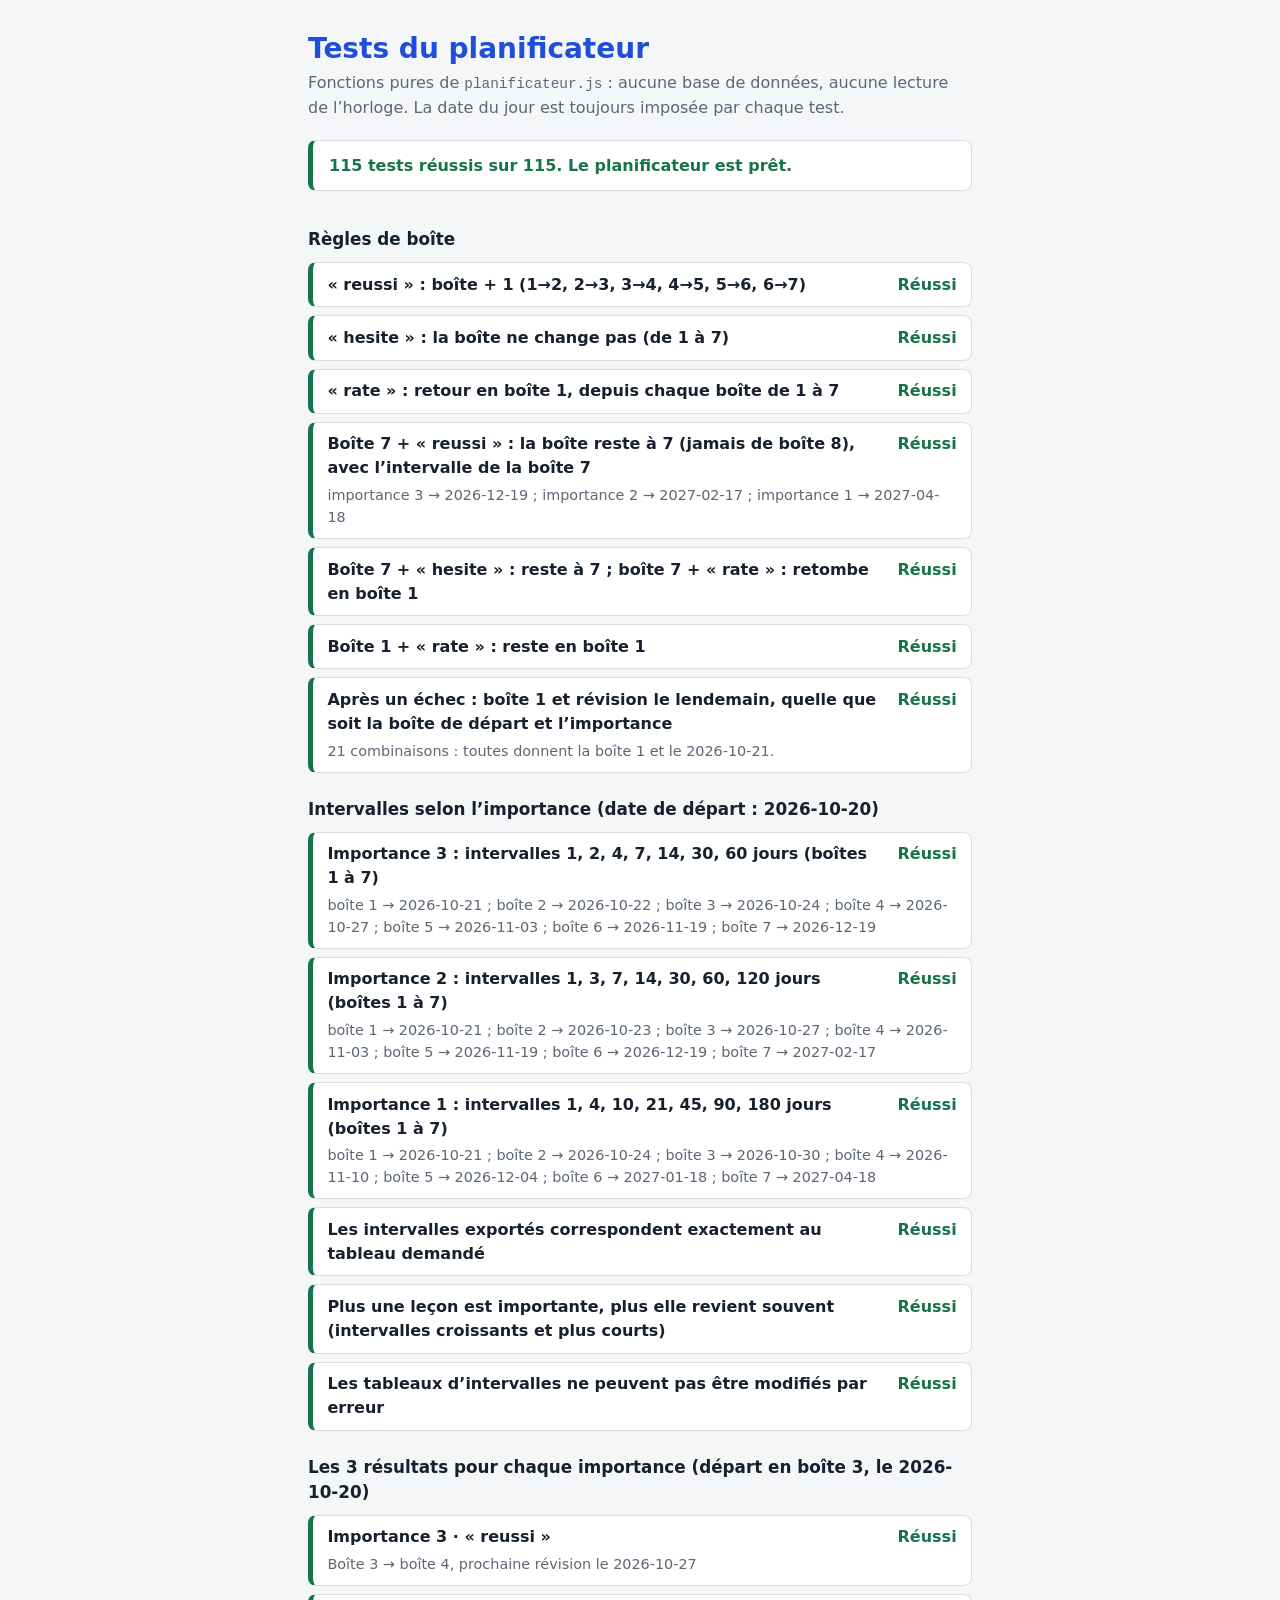
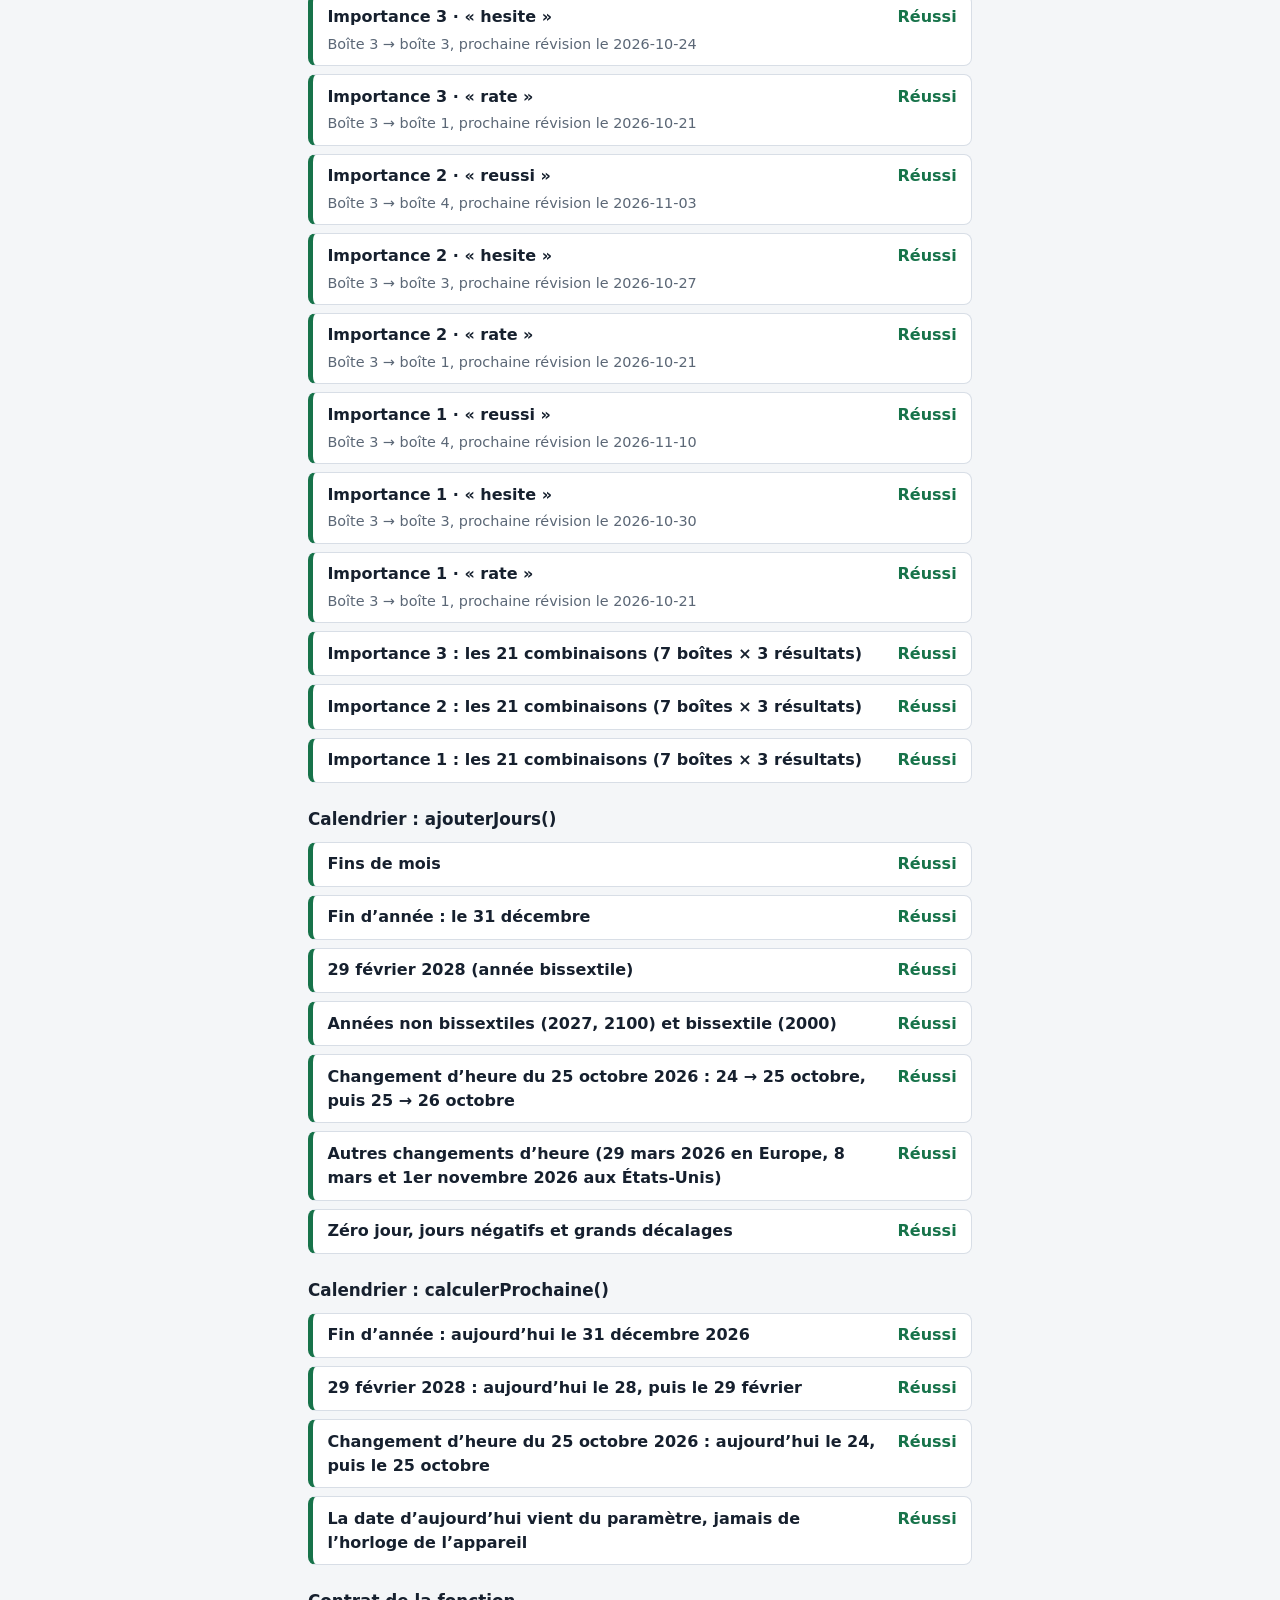
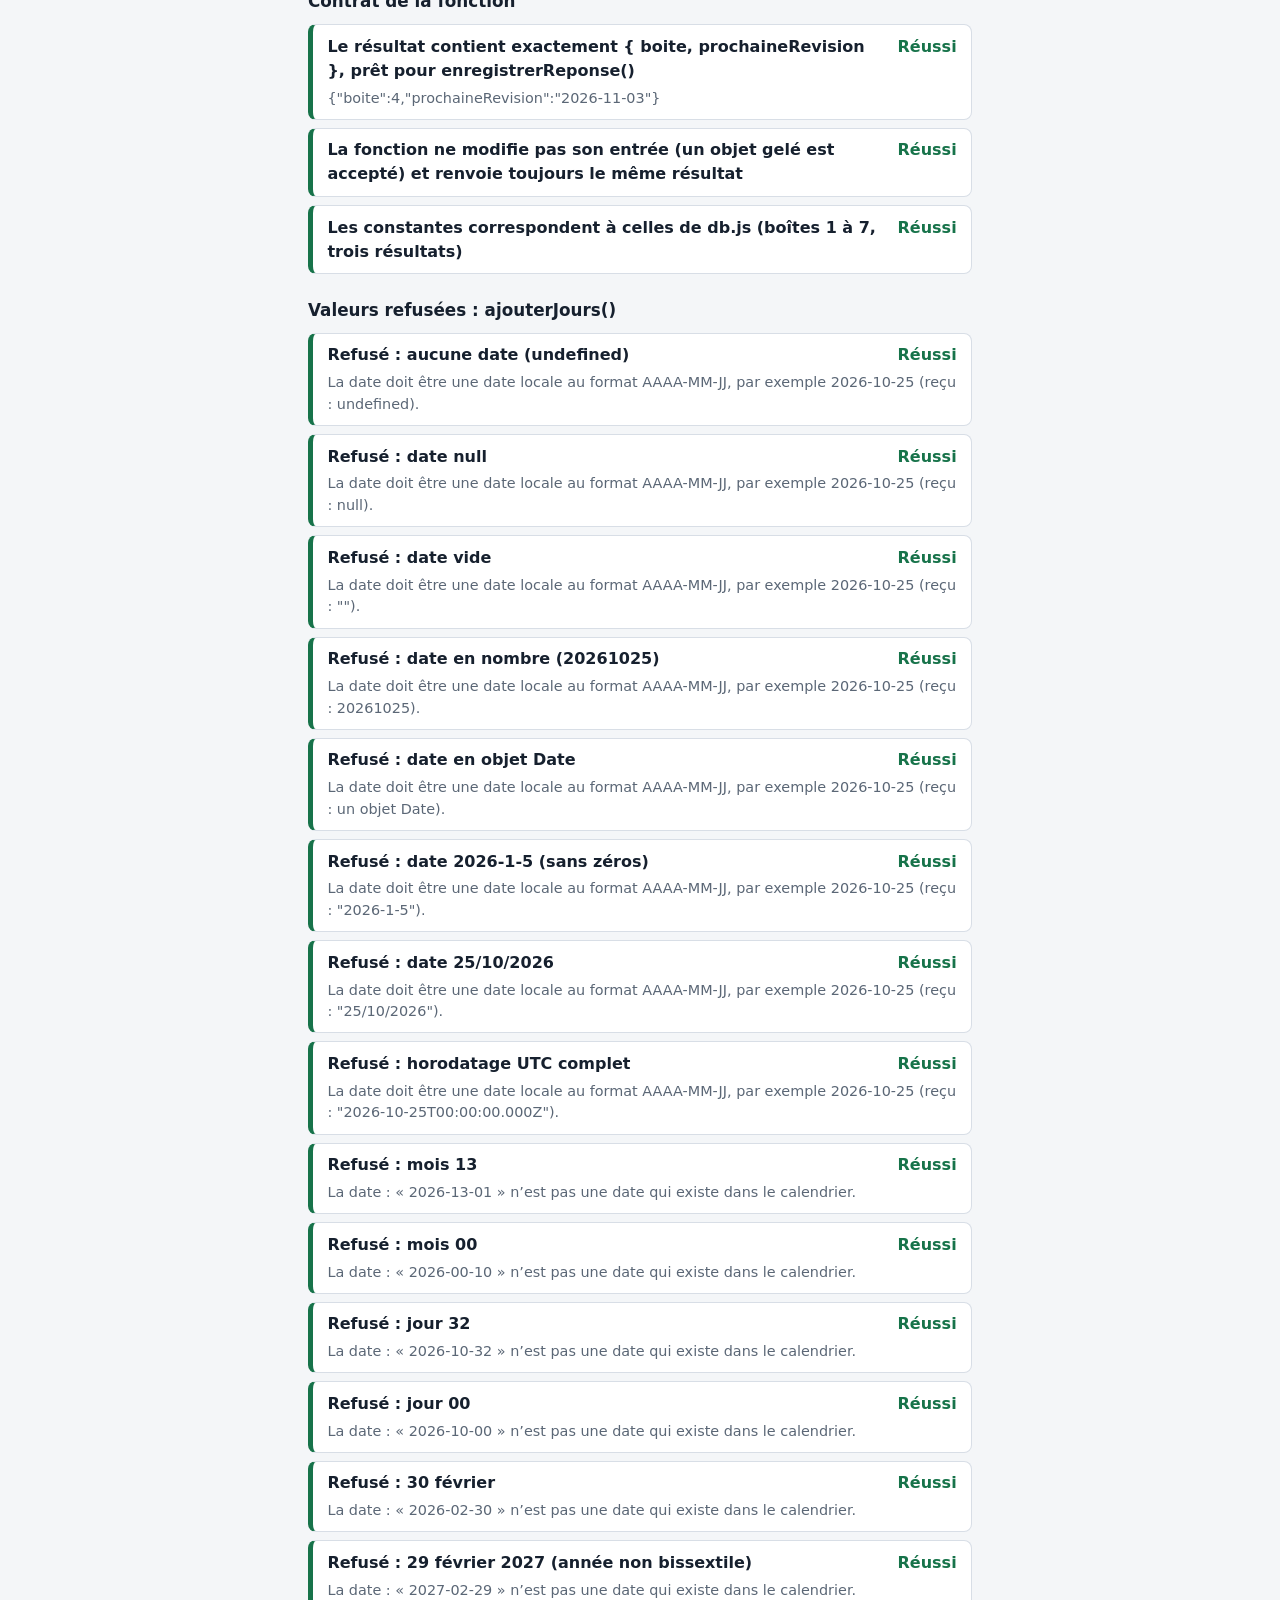
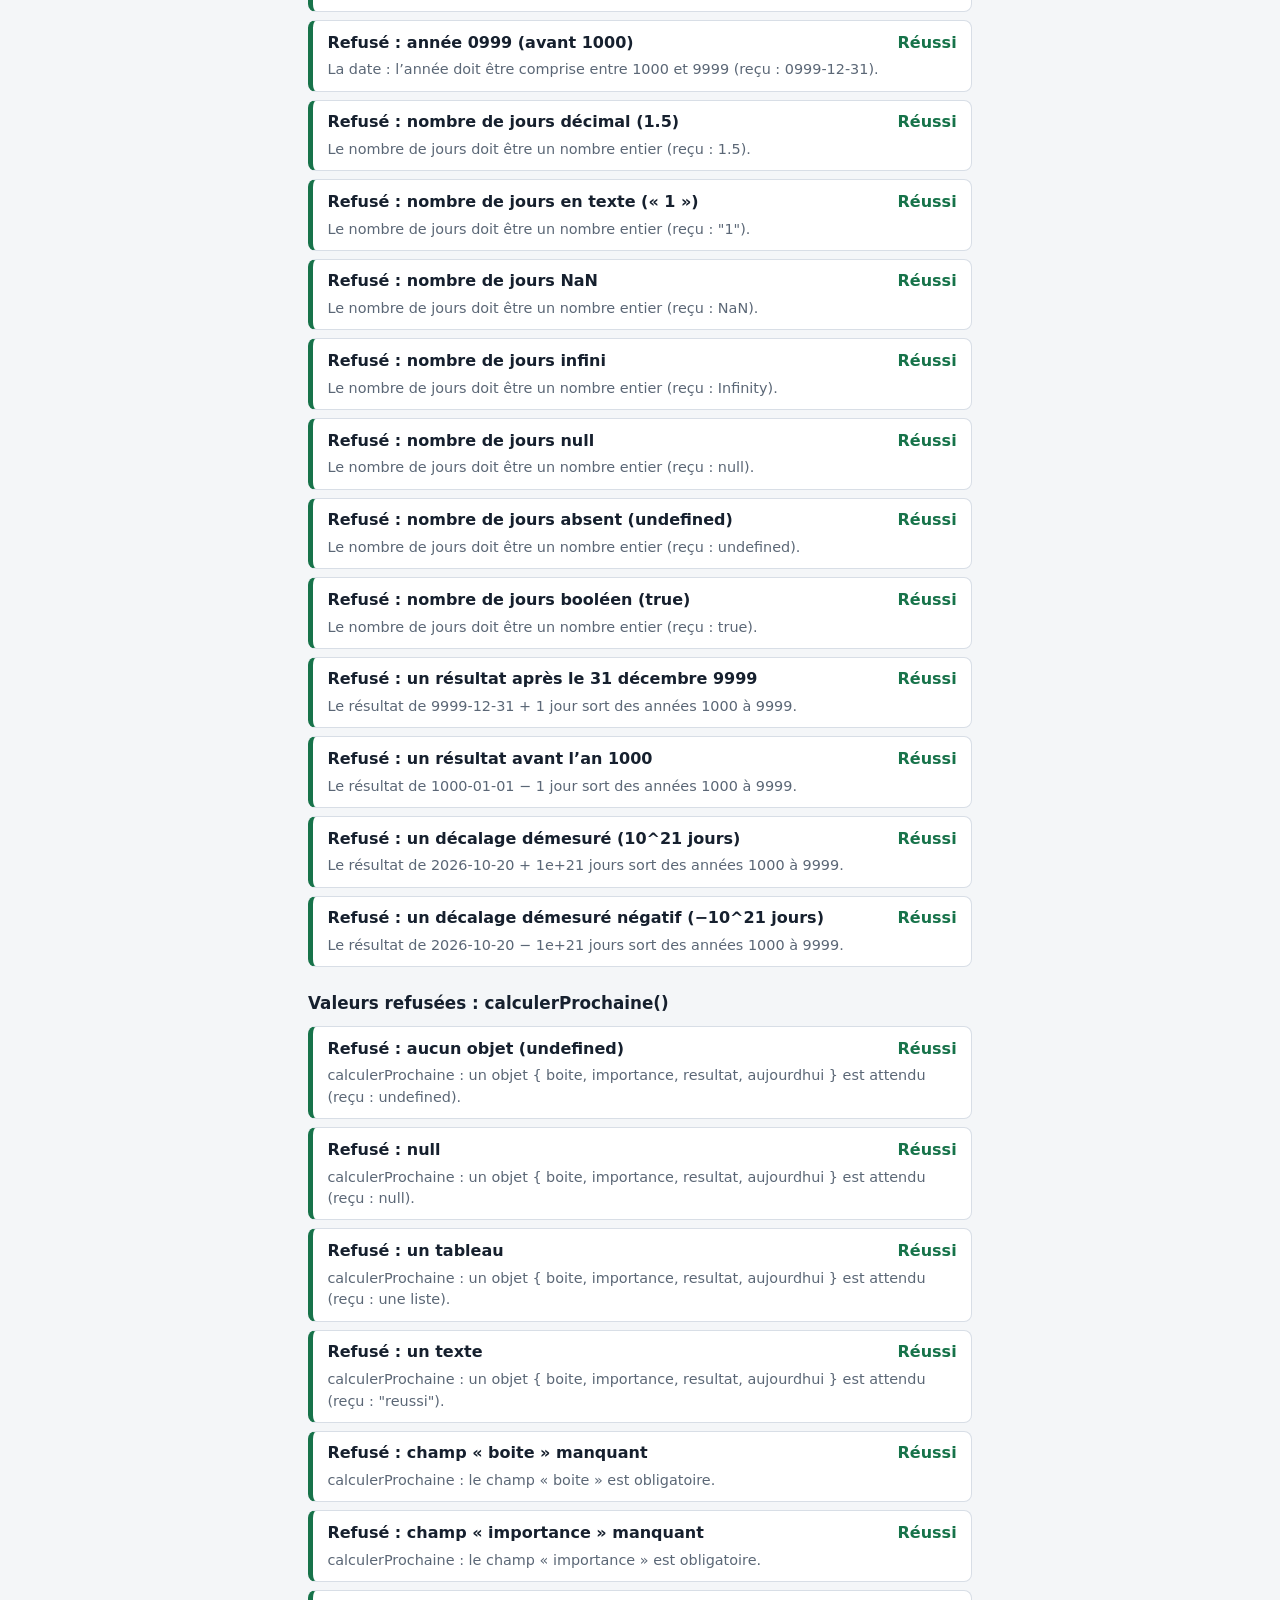
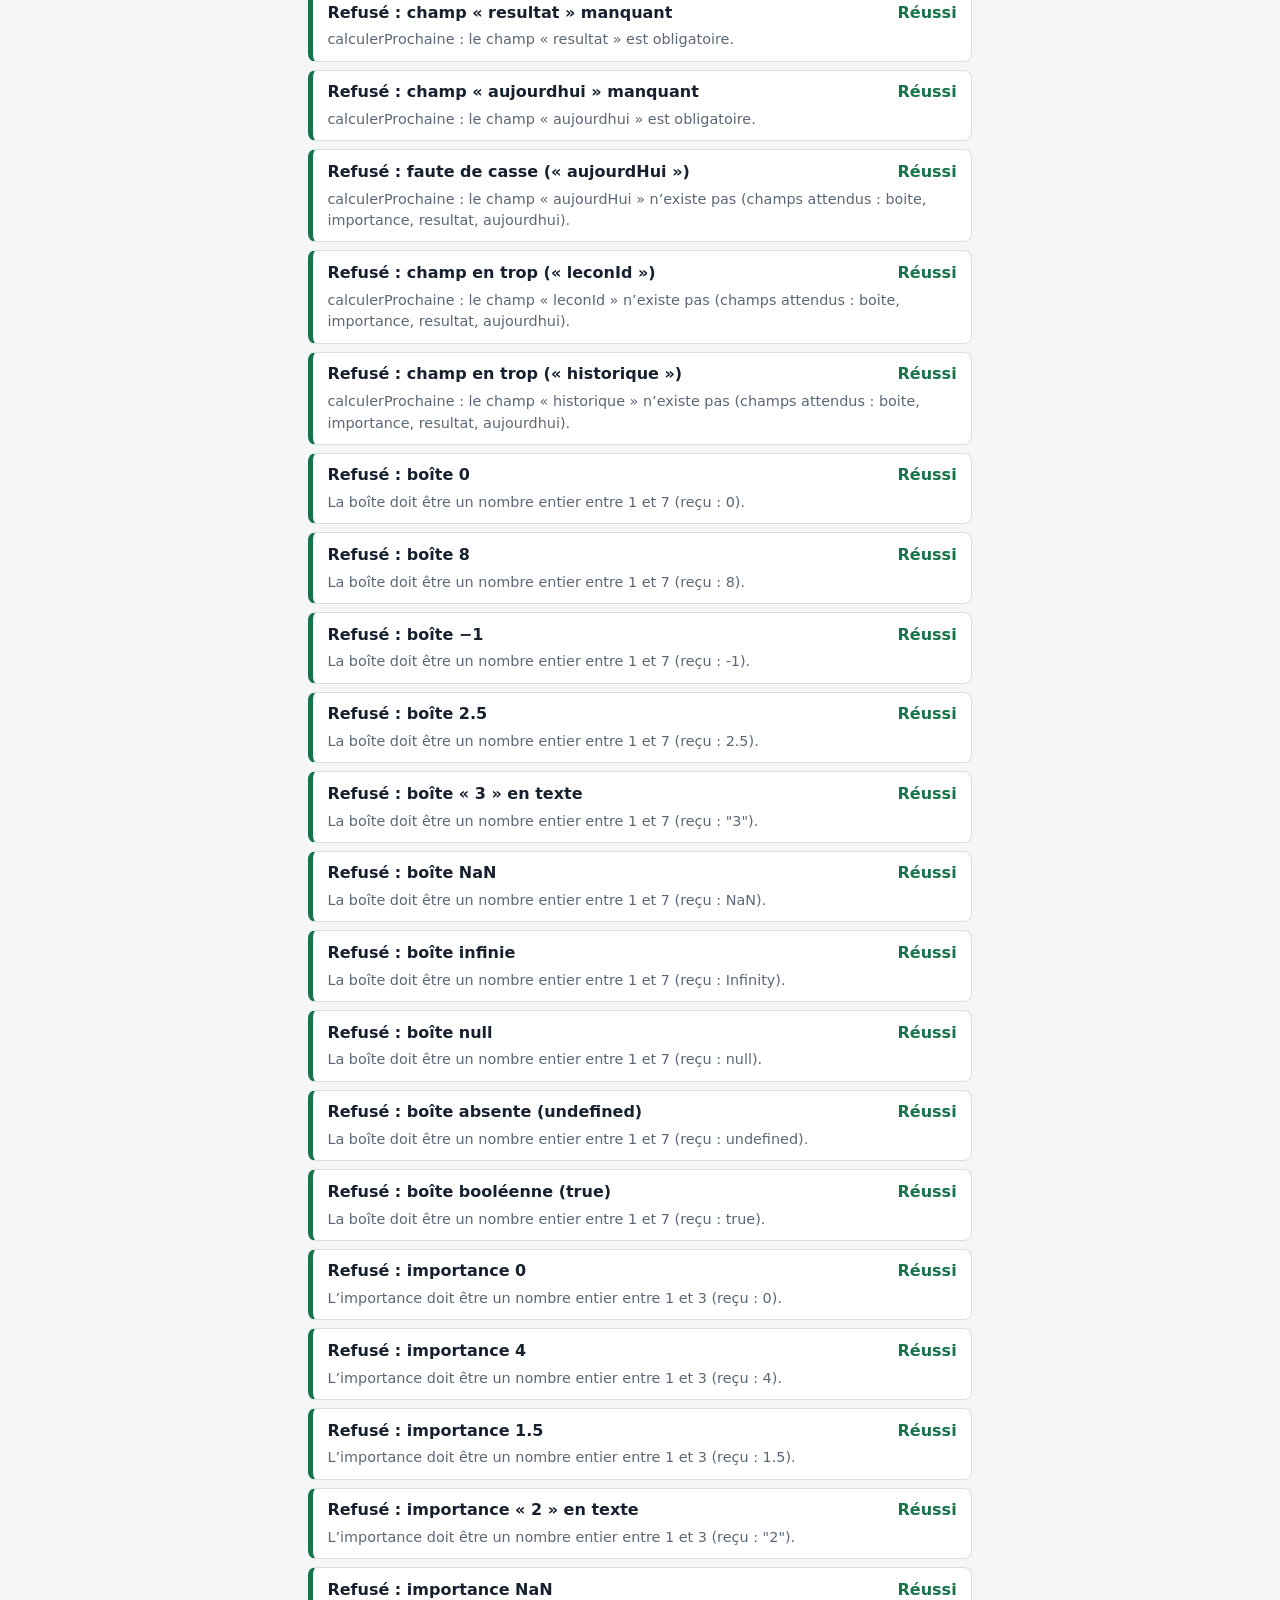
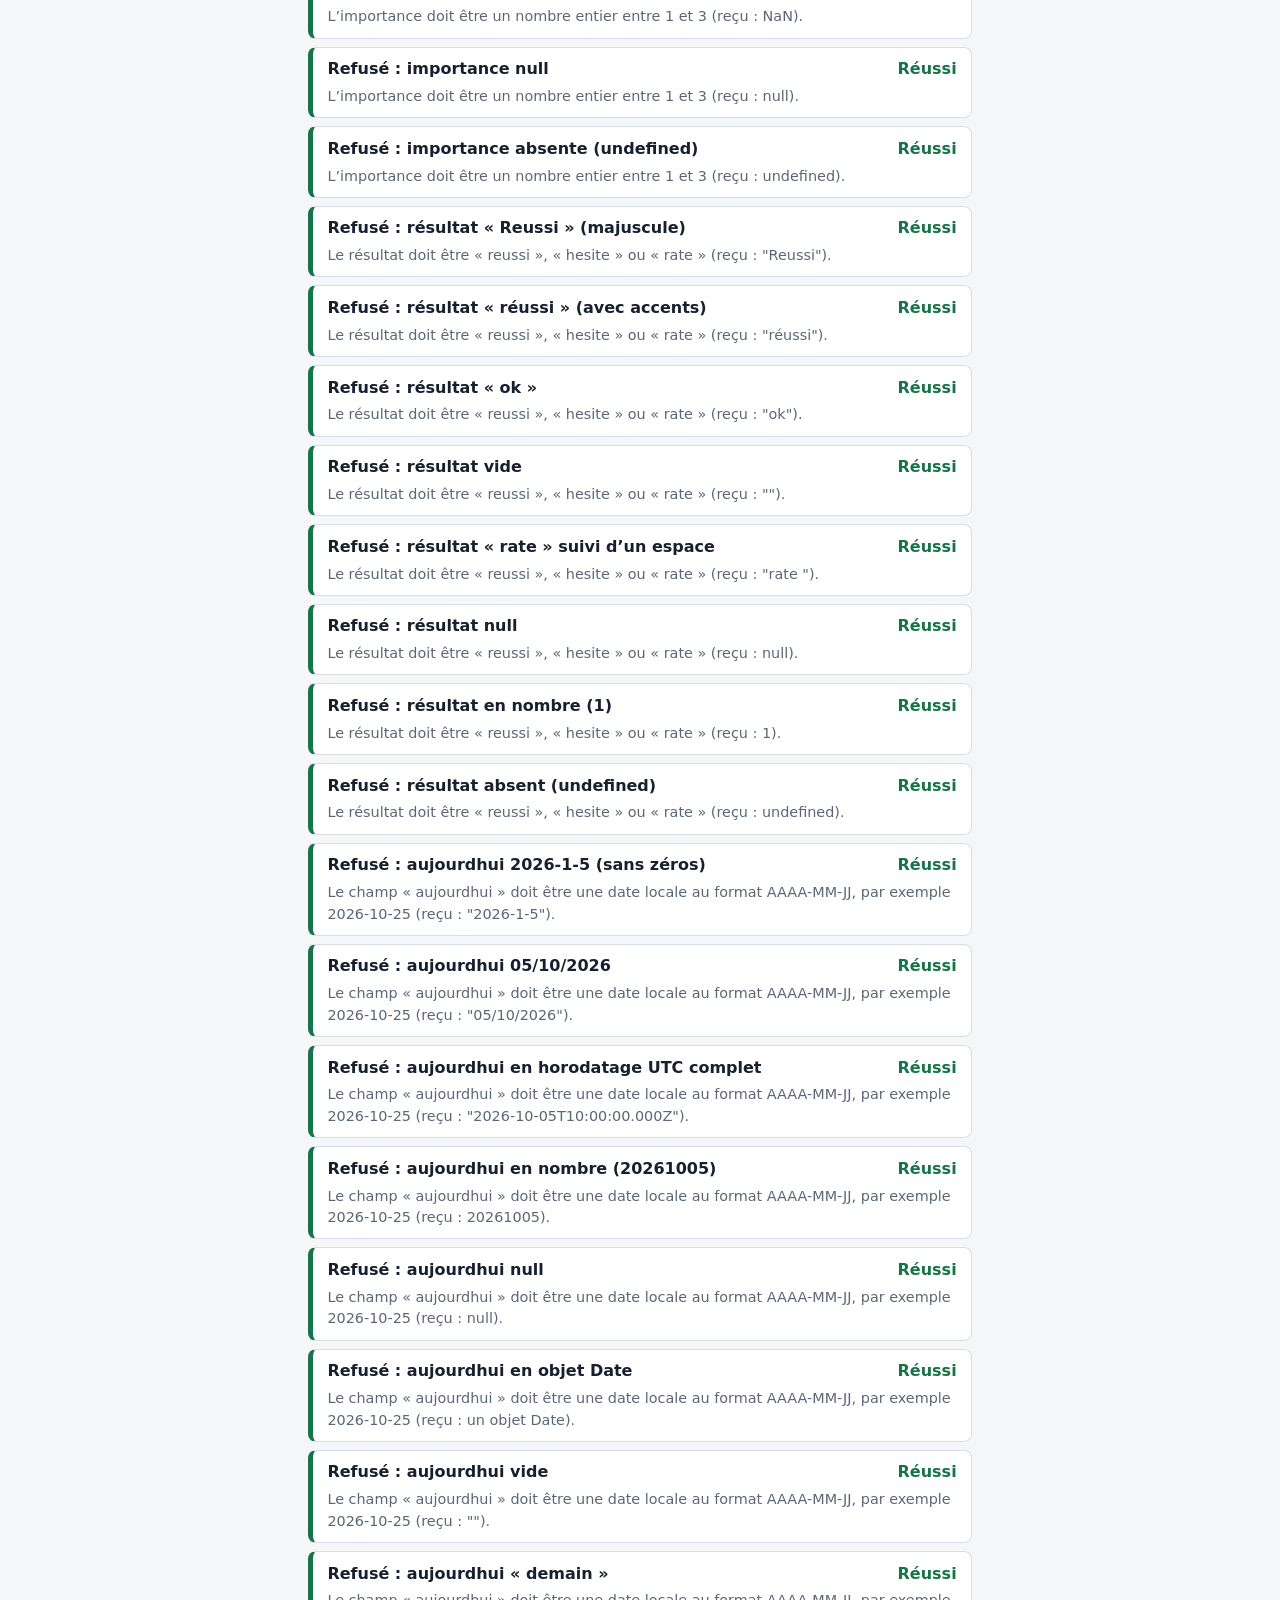
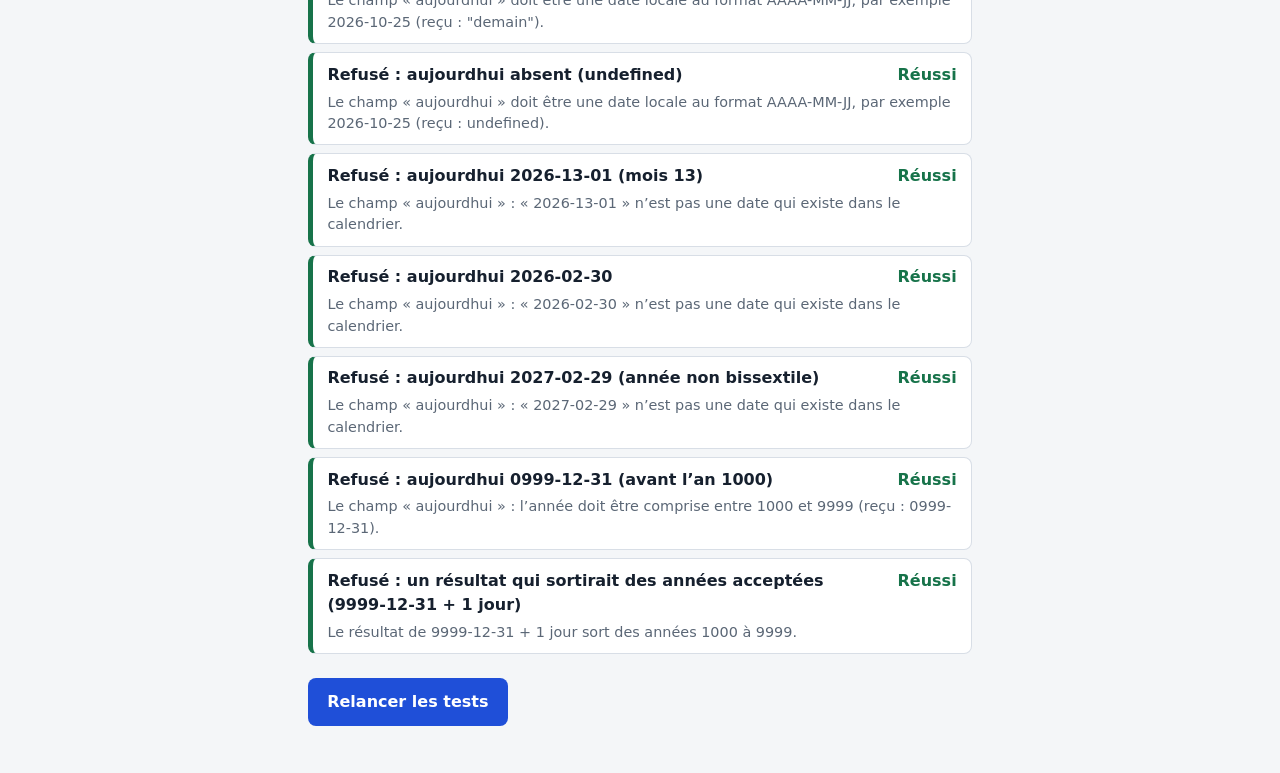
<file: test-planificateur.html>
<!doctype html>
<html lang="fr">
<head>
  <meta charset="utf-8">
  <meta name="viewport" content="width=device-width, initial-scale=1">
  <title>Tests du planificateur</title>
  <meta name="theme-color" content="#1f4fd8">
  <style>
    :root {
      color-scheme: light dark;
      --fond: #f4f6f8;
      --carte: #ffffff;
      --encre: #16202e;
      --discret: #5b6776;
      --trait: #d8dee6;
      --accent: #1f4fd8;
      --ok: #17734a;
      --ko: #b3261e;
    }
    @media (prefers-color-scheme: dark) {
      :root {
        --fond: #0f141b;
        --carte: #171e28;
        --encre: #e7ecf3;
        --discret: #9aa6b6;
        --trait: #2a3442;
        --accent: #7aa2ff;
        --ok: #5fd39a;
        --ko: #ff8a80;
      }
    }
    * { box-sizing: border-box; }
    body {
      margin: 0;
      background: var(--fond);
      color: var(--encre);
      font: 1rem/1.5 system-ui, -apple-system, "Segoe UI", Roboto, sans-serif;
    }
    main { max-width: 44rem; margin: 0 auto; padding: 2rem 1.25rem 3rem; }
    h1 { margin: 0 0 .35rem; font-size: 1.75rem; line-height: 1.2; color: var(--accent); }
    .sous { margin: 0 0 1.25rem; color: var(--discret); }
    code { font-family: ui-monospace, Consolas, monospace; font-size: .9em; }
    .bilan {
      margin: 0 0 1.25rem;
      padding: .8rem 1rem;
      background: var(--carte);
      border: 1px solid var(--trait);
      border-left-width: .35rem;
      border-radius: .5rem;
      font-weight: 600;
    }
    .bilan[data-etat="ok"] { border-left-color: var(--ok); color: var(--ok); }
    .bilan[data-etat="ko"] { border-left-color: var(--ko); color: var(--ko); }
    .resultats { list-style: none; margin: 0 0 1.5rem; padding: 0; display: grid; gap: .5rem; }
    .groupe { margin: 1rem 0 .1rem; font-size: 1.05rem; font-weight: 700; }
    .test {
      background: var(--carte);
      border: 1px solid var(--trait);
      border-left-width: .35rem;
      border-radius: .5rem;
      padding: .6rem .9rem;
    }
    .test[data-etat="ok"] { border-left-color: var(--ok); }
    .test[data-etat="ko"] { border-left-color: var(--ko); }
    .ligne { display: flex; justify-content: space-between; align-items: baseline; gap: 1rem; }
    .nom { font-weight: 600; }
    .etat { font-weight: 600; white-space: nowrap; }
    .test[data-etat="ok"] .etat { color: var(--ok); }
    .test[data-etat="ko"] .etat { color: var(--ko); }
    .detail { margin: .3rem 0 0; color: var(--discret); font-size: .9rem; overflow-wrap: anywhere; }
    button {
      min-height: 48px;
      font: inherit;
      font-weight: 600;
      padding: .7rem 1.2rem;
      border: 0;
      border-radius: .5rem;
      background: var(--accent);
      color: #ffffff;
    }
    @media (prefers-color-scheme: dark) { button { color: #0f141b; } }
  </style>
</head>
<body>
  <main>
    <h1>Tests du planificateur</h1>
    <p class="sous">Fonctions pures de <code>planificateur.js</code> : aucune base de données, aucune lecture de l’horloge. La date du jour est toujours imposée par chaque test.</p>
    <p id="bilan" class="bilan" data-etat="attente" aria-live="polite">Tests en cours…</p>
    <ol id="resultats" class="resultats"></ol>
    <button id="relancer" type="button">Relancer les tests</button>
  </main>

  <script type="module">
    const liste = document.getElementById('resultats');
    const bilan = document.getElementById('bilan');
    document.getElementById('relancer').addEventListener('click', () => location.reload());

    // ---------- Chargement du module (l'erreur s'affiche à l'écran, pas seulement en console) ----------
    let module;
    try {
      module = await import('./planificateur.js');
    } catch (erreur) {
      bilan.dataset.etat = 'ko';
      bilan.textContent = 'Impossible de charger planificateur.js : ' + (erreur && erreur.message ? erreur.message : erreur);
      throw erreur;
    }
    const {
      ErreurPlanification, calculerProchaine, ajouterJours,
      INTERVALLES_PAR_IMPORTANCE, BOITE_MIN, BOITE_MAX, RESULTATS
    } = module;

    // ---------- Petit outillage de test ----------
    let reussis = 0;
    let echoues = 0;

    function groupe(titre) {
      const li = document.createElement('li');
      li.className = 'groupe';
      li.textContent = titre;
      liste.append(li);
    }

    function ajouterLigne(titre, ok, detail) {
      const li = document.createElement('li');
      li.className = 'test';
      li.dataset.etat = ok ? 'ok' : 'ko';

      const ligne = document.createElement('div');
      ligne.className = 'ligne';
      const nom = document.createElement('span');
      nom.className = 'nom';
      nom.textContent = titre;
      const etat = document.createElement('span');
      etat.className = 'etat';
      etat.textContent = ok ? 'Réussi' : 'Échec';
      ligne.append(nom, etat);
      li.append(ligne);

      if (detail) {
        const p = document.createElement('p');
        p.className = 'detail';
        p.textContent = detail;
        li.append(p);
      }
      liste.append(li);
    }

    async function tester(titre, corps) {
      try {
        const detail = await corps();
        reussis += 1;
        ajouterLigne(titre, true, typeof detail === 'string' ? detail : '');
      } catch (erreur) {
        echoues += 1;
        ajouterLigne(titre, false, erreur && erreur.message ? erreur.message : String(erreur));
      }
    }

    function vrai(condition, message) {
      if (!condition) throw new Error(message);
    }

    function egal(reel, attendu, message) {
      if (reel !== attendu) {
        throw new Error(message + ' — attendu : ' + JSON.stringify(attendu) + ', obtenu : ' + JSON.stringify(reel));
      }
    }

    function egalJson(reel, attendu, message) {
      const a = JSON.stringify(reel);
      const b = JSON.stringify(attendu);
      if (a !== b) throw new Error(message + ' — attendu : ' + b + ', obtenu : ' + a);
    }

    // Vérifie qu'un appel est refusé par une ErreurPlanification de code VALIDATION ; renvoie le message pour l'afficher.
    function refuse(appel, morceau) {
      try {
        appel();
      } catch (erreur) {
        if (!(erreur instanceof ErreurPlanification)) {
          throw new Error('Erreur inattendue (' + (erreur && erreur.name) + ' : ' + (erreur && erreur.message) + ')');
        }
        if (erreur.code !== 'VALIDATION') {
          throw new Error('Code attendu VALIDATION, obtenu ' + erreur.code);
        }
        if (morceau && !erreur.message.includes(morceau)) {
          throw new Error('Le message devrait contenir « ' + morceau + ' », obtenu : « ' + erreur.message + ' »');
        }
        return erreur.message;
      }
      throw new Error('La valeur aurait dû être refusée, mais elle a été acceptée.');
    }

    function sans(objet, cle) {
      const copie = { ...objet };
      delete copie[cle];
      return copie;
    }

    // ---------- Valeurs de référence, écrites à la main (calculées à part, avec un autre outil) ----------
    const BASE = '2026-10-20';

    // Intervalles demandés, pour contrôler le tableau exporté par planificateur.js.
    const INTERVALLES_ATTENDUS = {
      3: [1, 2, 4, 7, 14, 30, 60],
      2: [1, 3, 7, 14, 30, 60, 120],
      1: [1, 4, 10, 21, 45, 90, 180]
    };

    // Date de prochaine révision depuis BASE (2026-10-20), selon l'importance et la boîte OBTENUE (position 0 = boîte 1).
    const DATES_DEPUIS_BASE = {
      3: ['2026-10-21', '2026-10-22', '2026-10-24', '2026-10-27', '2026-11-03', '2026-11-19', '2026-12-19'],
      2: ['2026-10-21', '2026-10-23', '2026-10-27', '2026-11-03', '2026-11-19', '2026-12-19', '2027-02-17'],
      1: ['2026-10-21', '2026-10-24', '2026-10-30', '2026-11-10', '2026-12-04', '2027-01-18', '2027-04-18']
    };

    // Boîte obtenue selon le résultat (position 0 = départ en boîte 1, position 6 = départ en boîte 7).
    const BOITE_APRES = {
      reussi: [2, 3, 4, 5, 6, 7, 7],
      hesite: [1, 2, 3, 4, 5, 6, 7],
      rate: [1, 1, 1, 1, 1, 1, 1]
    };

    const ENTREE = { boite: 3, importance: 2, resultat: 'reussi', aujourdhui: BASE };

    const IMPORTANCES = [3, 2, 1];
    const NOMS_RESULTATS = ['reussi', 'hesite', 'rate'];

    // ---------- Les tests ----------
    groupe('Règles de boîte');

    await tester('« reussi » : boîte + 1 (1→2, 2→3, 3→4, 4→5, 5→6, 6→7)', () => {
      for (let boite = 1; boite <= 6; boite += 1) {
        const resultat = calculerProchaine({ ...ENTREE, boite, resultat: 'reussi' });
        egal(resultat.boite, boite + 1, 'Boîte obtenue en partant de la boîte ' + boite);
      }
    });

    await tester('« hesite » : la boîte ne change pas (de 1 à 7)', () => {
      for (let boite = 1; boite <= 7; boite += 1) {
        const resultat = calculerProchaine({ ...ENTREE, boite, resultat: 'hesite' });
        egal(resultat.boite, boite, 'Boîte obtenue en partant de la boîte ' + boite);
      }
    });

    await tester('« rate » : retour en boîte 1, depuis chaque boîte de 1 à 7', () => {
      for (let boite = 1; boite <= 7; boite += 1) {
        const resultat = calculerProchaine({ ...ENTREE, boite, resultat: 'rate' });
        egal(resultat.boite, 1, 'Boîte obtenue en partant de la boîte ' + boite);
      }
    });

    await tester('Boîte 7 + « reussi » : la boîte reste à 7 (jamais de boîte 8), avec l’intervalle de la boîte 7', () => {
      const details = [];
      for (const importance of IMPORTANCES) {
        const resultat = calculerProchaine({ boite: 7, importance, resultat: 'reussi', aujourdhui: BASE });
        egal(resultat.boite, 7, 'Boîte obtenue, importance ' + importance);
        egal(resultat.prochaineRevision, DATES_DEPUIS_BASE[importance][6], 'Date, importance ' + importance);
        details.push('importance ' + importance + ' → ' + resultat.prochaineRevision);
      }
      return details.join(' ; ');
    });

    await tester('Boîte 7 + « hesite » : reste à 7 ; boîte 7 + « rate » : retombe en boîte 1', () => {
      for (const importance of IMPORTANCES) {
        egal(calculerProchaine({ boite: 7, importance, resultat: 'hesite', aujourdhui: BASE }).boite, 7, 'hesite, importance ' + importance);
        egal(calculerProchaine({ boite: 7, importance, resultat: 'rate', aujourdhui: BASE }).boite, 1, 'rate, importance ' + importance);
      }
    });

    await tester('Boîte 1 + « rate » : reste en boîte 1', () => {
      for (const importance of IMPORTANCES) {
        egal(calculerProchaine({ boite: 1, importance, resultat: 'rate', aujourdhui: BASE }).boite, 1, 'Importance ' + importance);
      }
    });

    await tester('Après un échec : boîte 1 et révision le lendemain, quelle que soit la boîte de départ et l’importance', () => {
      for (const importance of IMPORTANCES) {
        for (let boite = 1; boite <= 7; boite += 1) {
          const resultat = calculerProchaine({ boite, importance, resultat: 'rate', aujourdhui: BASE });
          egalJson(resultat, { boite: 1, prochaineRevision: '2026-10-21' }, 'Importance ' + importance + ', départ boîte ' + boite);
        }
      }
      return '21 combinaisons : toutes donnent la boîte 1 et le 2026-10-21.';
    });

    groupe('Intervalles selon l’importance (date de départ : ' + BASE + ')');

    for (const importance of IMPORTANCES) {
      await tester('Importance ' + importance + ' : intervalles ' + INTERVALLES_ATTENDUS[importance].join(', ') + ' jours (boîtes 1 à 7)', () => {
        const details = [];
        for (let boite = 1; boite <= 7; boite += 1) {
          // « hesite » garde la boîte : la boîte obtenue est donc celle de départ.
          const resultat = calculerProchaine({ boite, importance, resultat: 'hesite', aujourdhui: BASE });
          egal(resultat.boite, boite, 'Boîte obtenue');
          egal(resultat.prochaineRevision, DATES_DEPUIS_BASE[importance][boite - 1], 'Date en boîte ' + boite);
          details.push('boîte ' + boite + ' → ' + resultat.prochaineRevision);
        }
        return details.join(' ; ');
      });
    }

    await tester('Les intervalles exportés correspondent exactement au tableau demandé', () => {
      egalJson(INTERVALLES_PAR_IMPORTANCE[3], INTERVALLES_ATTENDUS[3], 'Importance 3');
      egalJson(INTERVALLES_PAR_IMPORTANCE[2], INTERVALLES_ATTENDUS[2], 'Importance 2');
      egalJson(INTERVALLES_PAR_IMPORTANCE[1], INTERVALLES_ATTENDUS[1], 'Importance 1');
      egalJson(Object.keys(INTERVALLES_PAR_IMPORTANCE).sort(), ['1', '2', '3'], 'Importances présentes');
    });

    await tester('Plus une leçon est importante, plus elle revient souvent (intervalles croissants et plus courts)', () => {
      for (let i = 0; i < 7; i += 1) {
        vrai(INTERVALLES_PAR_IMPORTANCE[3][i] <= INTERVALLES_PAR_IMPORTANCE[2][i], 'Boîte ' + (i + 1) + ' : importance 3 ≤ importance 2');
        vrai(INTERVALLES_PAR_IMPORTANCE[2][i] <= INTERVALLES_PAR_IMPORTANCE[1][i], 'Boîte ' + (i + 1) + ' : importance 2 ≤ importance 1');
        if (i > 0) {
          for (const importance of IMPORTANCES) {
            vrai(INTERVALLES_PAR_IMPORTANCE[importance][i] > INTERVALLES_PAR_IMPORTANCE[importance][i - 1], 'Importance ' + importance + ' : intervalle croissant à la boîte ' + (i + 1));
          }
        }
      }
    });

    await tester('Les tableaux d’intervalles ne peuvent pas être modifiés par erreur', () => {
      let leve = false;
      try { INTERVALLES_PAR_IMPORTANCE[2][0] = 99; } catch (erreur) { leve = true; }
      vrai(leve, 'Modifier un intervalle aurait dû être refusé');
      egal(INTERVALLES_PAR_IMPORTANCE[2][0], 1, 'L’intervalle doit être resté à 1');
      leve = false;
      try { INTERVALLES_PAR_IMPORTANCE[4] = [1]; } catch (erreur) { leve = true; }
      vrai(leve, 'Ajouter une importance aurait dû être refusé');
    });

    groupe('Les 3 résultats pour chaque importance (départ en boîte 3, le ' + BASE + ')');

    for (const importance of IMPORTANCES) {
      for (const nomResultat of NOMS_RESULTATS) {
        await tester('Importance ' + importance + ' · « ' + nomResultat + ' »', () => {
          const boiteAttendue = BOITE_APRES[nomResultat][2];
          const dateAttendue = DATES_DEPUIS_BASE[importance][boiteAttendue - 1];
          const resultat = calculerProchaine({ boite: 3, importance, resultat: nomResultat, aujourdhui: BASE });
          egalJson(resultat, { boite: boiteAttendue, prochaineRevision: dateAttendue }, 'Résultat');
          return 'Boîte 3 → boîte ' + resultat.boite + ', prochaine révision le ' + resultat.prochaineRevision;
        });
      }
    }

    for (const importance of IMPORTANCES) {
      await tester('Importance ' + importance + ' : les 21 combinaisons (7 boîtes × 3 résultats)', () => {
        for (const nomResultat of NOMS_RESULTATS) {
          for (let boite = 1; boite <= 7; boite += 1) {
            const boiteAttendue = BOITE_APRES[nomResultat][boite - 1];
            const dateAttendue = DATES_DEPUIS_BASE[importance][boiteAttendue - 1];
            egalJson(
              calculerProchaine({ boite, importance, resultat: nomResultat, aujourdhui: BASE }),
              { boite: boiteAttendue, prochaineRevision: dateAttendue },
              '« ' + nomResultat + ' » depuis la boîte ' + boite
            );
          }
        }
      });
    }

    groupe('Calendrier : ajouterJours()');

    await tester('Fins de mois', () => {
      egal(ajouterJours('2026-01-31', 1), '2026-02-01', '31 janvier + 1');
      egal(ajouterJours('2026-04-30', 1), '2026-05-01', '30 avril + 1');
      egal(ajouterJours('2026-02-28', 1), '2026-03-01', '28 février 2026 + 1');
      egal(ajouterJours('2026-01-31', 30), '2026-03-02', '31 janvier + 30');
    });

    await tester('Fin d’année : le 31 décembre', () => {
      egal(ajouterJours('2026-12-31', 1), '2027-01-01', '31 décembre 2026 + 1');
      egal(ajouterJours('2026-12-31', 2), '2027-01-02', '31 décembre 2026 + 2');
      egal(ajouterJours('2026-12-31', 60), '2027-03-01', '31 décembre 2026 + 60');
      egal(ajouterJours('2026-12-31', 180), '2027-06-29', '31 décembre 2026 + 180');
      egal(ajouterJours('2027-01-01', -1), '2026-12-31', '1er janvier 2027 − 1');
    });

    await tester('29 février 2028 (année bissextile)', () => {
      egal(ajouterJours('2028-02-28', 1), '2028-02-29', '28 février 2028 + 1');
      egal(ajouterJours('2028-02-29', 1), '2028-03-01', '29 février 2028 + 1');
      egal(ajouterJours('2028-01-31', 29), '2028-02-29', '31 janvier 2028 + 29');
      egal(ajouterJours('2028-03-01', -1), '2028-02-29', '1er mars 2028 − 1');
      egal(ajouterJours('2028-02-29', 365), '2029-02-28', '29 février 2028 + 365');
      egal(ajouterJours('2028-02-29', 366), '2029-03-01', '29 février 2028 + 366');
    });

    await tester('Années non bissextiles (2027, 2100) et bissextile (2000)', () => {
      egal(ajouterJours('2027-02-28', 1), '2027-03-01', '28 février 2027 + 1');
      egal(ajouterJours('2100-02-28', 1), '2100-03-01', '28 février 2100 + 1 (2100 n’est pas bissextile)');
      egal(ajouterJours('2000-02-28', 1), '2000-02-29', '28 février 2000 + 1 (2000 est bissextile)');
    });

    await tester('Changement d’heure du 25 octobre 2026 : 24 → 25 octobre, puis 25 → 26 octobre', () => {
      egal(ajouterJours('2026-10-24', 1), '2026-10-25', '24 octobre + 1 jour');
      egal(ajouterJours('2026-10-25', 1), '2026-10-26', '25 octobre + 1 jour');
      egal(ajouterJours('2026-10-24', 2), '2026-10-26', '24 octobre + 2 jours');
      egal(ajouterJours('2026-10-26', -1), '2026-10-25', '26 octobre − 1 jour');
      egal(ajouterJours('2026-10-24', 7), '2026-10-31', '24 octobre + 7 jours');
      egal(ajouterJours('2026-10-24', 8), '2026-11-01', '24 octobre + 8 jours');
    });

    await tester('Autres changements d’heure (29 mars 2026 en Europe, 8 mars et 1er novembre 2026 aux États-Unis)', () => {
      egal(ajouterJours('2026-03-28', 1), '2026-03-29', '28 mars + 1');
      egal(ajouterJours('2026-03-29', 1), '2026-03-30', '29 mars + 1');
      egal(ajouterJours('2026-03-07', 1), '2026-03-08', '7 mars + 1');
      egal(ajouterJours('2026-03-08', 1), '2026-03-09', '8 mars + 1');
      egal(ajouterJours('2026-10-31', 1), '2026-11-01', '31 octobre + 1');
      egal(ajouterJours('2026-11-01', 1), '2026-11-02', '1er novembre + 1');
      egal(ajouterJours('2026-01-01', 365), '2027-01-01', 'Une année entière à travers les deux changements d’heure');
    });

    await tester('Zéro jour, jours négatifs et grands décalages', () => {
      egal(ajouterJours(BASE, 0), BASE, '0 jour');
      egal(ajouterJours(BASE, -20), '2026-09-30', '20 jours en arrière');
      egal(ajouterJours(BASE, 1000), '2029-07-16', '1000 jours');
      egal(ajouterJours(BASE, -1000), '2024-01-24', '−1000 jours');
      egal(ajouterJours('9999-12-30', 1), '9999-12-31', 'Dernier jour accepté');
      egal(ajouterJours('1000-01-01', 0), '1000-01-01', 'Premier jour accepté');
    });

    groupe('Calendrier : calculerProchaine()');

    await tester('Fin d’année : aujourd’hui le 31 décembre 2026', () => {
      const veille = '2026-12-31';
      egalJson(calculerProchaine({ boite: 1, importance: 3, resultat: 'reussi', aujourdhui: veille }), { boite: 2, prochaineRevision: '2027-01-02' }, 'Importance 3, boîte 1, réussi (+2 jours)');
      egalJson(calculerProchaine({ boite: 4, importance: 2, resultat: 'rate', aujourdhui: veille }), { boite: 1, prochaineRevision: '2027-01-01' }, 'Importance 2, boîte 4, raté (+1 jour)');
      egalJson(calculerProchaine({ boite: 6, importance: 1, resultat: 'reussi', aujourdhui: veille }), { boite: 7, prochaineRevision: '2027-06-29' }, 'Importance 1, boîte 6, réussi (+180 jours)');
    });

    await tester('29 février 2028 : aujourd’hui le 28, puis le 29 février', () => {
      egalJson(calculerProchaine({ boite: 1, importance: 3, resultat: 'rate', aujourdhui: '2028-02-28' }), { boite: 1, prochaineRevision: '2028-02-29' }, 'Le 28 février, raté (+1 jour)');
      egalJson(calculerProchaine({ boite: 1, importance: 1, resultat: 'reussi', aujourdhui: '2028-02-29' }), { boite: 2, prochaineRevision: '2028-03-04' }, 'Le 29 février, importance 1, réussi (+4 jours)');
      egalJson(calculerProchaine({ boite: 4, importance: 2, resultat: 'reussi', aujourdhui: '2028-02-29' }), { boite: 5, prochaineRevision: '2028-03-30' }, 'Le 29 février, importance 2, boîte 4, réussi (+30 jours)');
    });

    await tester('Changement d’heure du 25 octobre 2026 : aujourd’hui le 24, puis le 25 octobre', () => {
      egalJson(calculerProchaine({ boite: 2, importance: 3, resultat: 'rate', aujourdhui: '2026-10-24' }), { boite: 1, prochaineRevision: '2026-10-25' }, 'Le 24 octobre, raté (+1 jour)');
      egalJson(calculerProchaine({ boite: 2, importance: 3, resultat: 'rate', aujourdhui: '2026-10-25' }), { boite: 1, prochaineRevision: '2026-10-26' }, 'Le 25 octobre, raté (+1 jour)');
      egalJson(calculerProchaine({ boite: 1, importance: 3, resultat: 'reussi', aujourdhui: '2026-10-24' }), { boite: 2, prochaineRevision: '2026-10-26' }, 'Le 24 octobre, réussi (+2 jours)');
    });

    await tester('La date d’aujourd’hui vient du paramètre, jamais de l’horloge de l’appareil', () => {
      egalJson(calculerProchaine({ boite: 1, importance: 3, resultat: 'rate', aujourdhui: '2030-05-05' }), { boite: 1, prochaineRevision: '2030-05-06' }, 'En 2030');
      egalJson(calculerProchaine({ boite: 1, importance: 3, resultat: 'rate', aujourdhui: '1999-12-31' }), { boite: 1, prochaineRevision: '2000-01-01' }, 'En 1999');
    });

    groupe('Contrat de la fonction');

    await tester('Le résultat contient exactement { boite, prochaineRevision }, prêt pour enregistrerReponse()', () => {
      const resultat = calculerProchaine(ENTREE);
      egalJson(Object.keys(resultat), ['boite', 'prochaineRevision'], 'Champs du résultat');
      vrai(Number.isInteger(resultat.boite) && resultat.boite >= 1 && resultat.boite <= 7, 'La boîte doit être un entier de 1 à 7');
      vrai(/^\d{4}-\d{2}-\d{2}$/.test(resultat.prochaineRevision), 'La date doit être au format AAAA-MM-JJ');
      return JSON.stringify(resultat);
    });

    await tester('La fonction ne modifie pas son entrée (un objet gelé est accepté) et renvoie toujours le même résultat', () => {
      const entree = Object.freeze({ boite: 5, importance: 1, resultat: 'hesite', aujourdhui: '2026-12-31' });
      const avant = JSON.stringify(entree);
      const premier = calculerProchaine(entree);
      const second = calculerProchaine(entree);
      egalJson(premier, second, 'Deux appels identiques');
      egal(JSON.stringify(entree), avant, 'L’entrée ne doit pas changer');
      vrai(premier !== second, 'Chaque appel doit renvoyer un nouvel objet');
    });

    await tester('Les constantes correspondent à celles de db.js (boîtes 1 à 7, trois résultats)', async () => {
      let base;
      try {
        base = await import('./db.js');
      } catch (erreur) {
        throw new Error('db.js n’a pas pu être chargé : ' + (erreur && erreur.message ? erreur.message : erreur));
      }
      vrai(base.BOITE_MAX !== undefined && base.RESULTATS_REPONSE !== undefined,
        'db.js ne fournit pas BOITE_MAX ni RESULTATS_REPONSE : l’étape 2A n’est probablement pas encore en ligne.');
      egal(BOITE_MIN, base.BOITE_MIN, 'Boîte minimale');
      egal(BOITE_MAX, base.BOITE_MAX, 'Boîte maximale');
      egalJson([...RESULTATS], [...base.RESULTATS_REPONSE], 'Résultats possibles');
    });

    groupe('Valeurs refusées : ajouterJours()');

    const refusDates = [
      ['aucune date (undefined)', undefined, 'AAAA-MM-JJ'],
      ['date null', null, 'AAAA-MM-JJ'],
      ['date vide', '', 'AAAA-MM-JJ'],
      ['date en nombre (20261025)', 20261025, 'AAAA-MM-JJ'],
      ['date en objet Date', new Date(), 'AAAA-MM-JJ'],
      ['date 2026-1-5 (sans zéros)', '2026-1-5', 'AAAA-MM-JJ'],
      ['date 25/10/2026', '25/10/2026', 'AAAA-MM-JJ'],
      ['horodatage UTC complet', '2026-10-25T00:00:00.000Z', 'AAAA-MM-JJ'],
      ['mois 13', '2026-13-01', 'n’est pas une date qui existe'],
      ['mois 00', '2026-00-10', 'n’est pas une date qui existe'],
      ['jour 32', '2026-10-32', 'n’est pas une date qui existe'],
      ['jour 00', '2026-10-00', 'n’est pas une date qui existe'],
      ['30 février', '2026-02-30', 'n’est pas une date qui existe'],
      ['29 février 2027 (année non bissextile)', '2027-02-29', 'n’est pas une date qui existe'],
      ['année 0999 (avant 1000)', '0999-12-31', 'comprise entre 1000 et 9999']
    ];
    for (const [libelle, valeur, morceau] of refusDates) {
      await tester('Refusé : ' + libelle, () => refuse(() => ajouterJours(valeur, 1), morceau));
    }

    const refusJours = [
      ['nombre de jours décimal (1.5)', 1.5, 'nombre entier'],
      ['nombre de jours en texte (« 1 »)', '1', 'nombre entier'],
      ['nombre de jours NaN', NaN, 'nombre entier'],
      ['nombre de jours infini', Infinity, 'nombre entier'],
      ['nombre de jours null', null, 'nombre entier'],
      ['nombre de jours absent (undefined)', undefined, 'nombre entier'],
      ['nombre de jours booléen (true)', true, 'nombre entier']
    ];
    for (const [libelle, valeur, morceau] of refusJours) {
      await tester('Refusé : ' + libelle, () => refuse(() => ajouterJours(BASE, valeur), morceau));
    }

    await tester('Refusé : un résultat après le 31 décembre 9999', () => refuse(() => ajouterJours('9999-12-31', 1), 'sort des années 1000 à 9999'));
    await tester('Refusé : un résultat avant l’an 1000', () => refuse(() => ajouterJours('1000-01-01', -1), 'sort des années 1000 à 9999'));
    await tester('Refusé : un décalage démesuré (10^21 jours)', () => refuse(() => ajouterJours(BASE, 1e21), 'sort des années 1000 à 9999'));
    await tester('Refusé : un décalage démesuré négatif (−10^21 jours)', () => refuse(() => ajouterJours(BASE, -1e21), 'sort des années 1000 à 9999'));

    groupe('Valeurs refusées : calculerProchaine()');

    const refusEntrees = [
      ['aucun objet (undefined)', undefined, 'un objet'],
      ['null', null, 'un objet'],
      ['un tableau', [], 'un objet'],
      ['un texte', 'reussi', 'un objet'],
      ['champ « boite » manquant', sans(ENTREE, 'boite'), '« boite » est obligatoire'],
      ['champ « importance » manquant', sans(ENTREE, 'importance'), '« importance » est obligatoire'],
      ['champ « resultat » manquant', sans(ENTREE, 'resultat'), '« resultat » est obligatoire'],
      ['champ « aujourdhui » manquant', sans(ENTREE, 'aujourdhui'), '« aujourdhui » est obligatoire'],
      ['faute de casse (« aujourdHui »)', { ...sans(ENTREE, 'aujourdhui'), aujourdHui: BASE }, 'n’existe pas'],
      ['champ en trop (« leconId »)', { ...ENTREE, leconId: 'x' }, 'n’existe pas'],
      ['champ en trop (« historique »)', { ...ENTREE, historique: [] }, 'n’existe pas']
    ];
    for (const [libelle, valeur, morceau] of refusEntrees) {
      await tester('Refusé : ' + libelle, () => refuse(() => calculerProchaine(valeur), morceau));
    }

    const refusBoites = [
      ['boîte 0', 0], ['boîte 8', 8], ['boîte −1', -1], ['boîte 2.5', 2.5], ['boîte « 3 » en texte', '3'],
      ['boîte NaN', NaN], ['boîte infinie', Infinity], ['boîte null', null], ['boîte absente (undefined)', undefined], ['boîte booléenne (true)', true]
    ];
    for (const [libelle, valeur] of refusBoites) {
      await tester('Refusé : ' + libelle, () => refuse(() => calculerProchaine({ ...ENTREE, boite: valeur }), 'entier entre 1 et 7'));
    }

    const refusImportances = [
      ['importance 0', 0], ['importance 4', 4], ['importance 1.5', 1.5], ['importance « 2 » en texte', '2'],
      ['importance NaN', NaN], ['importance null', null], ['importance absente (undefined)', undefined]
    ];
    for (const [libelle, valeur] of refusImportances) {
      await tester('Refusé : ' + libelle, () => refuse(() => calculerProchaine({ ...ENTREE, importance: valeur }), 'entier entre 1 et 3'));
    }

    const refusResultats = [
      ['résultat « Reussi » (majuscule)', 'Reussi'], ['résultat « réussi » (avec accents)', 'réussi'], ['résultat « ok »', 'ok'],
      ['résultat vide', ''], ['résultat « rate » suivi d’un espace', 'rate '], ['résultat null', null], ['résultat en nombre (1)', 1],
      ['résultat absent (undefined)', undefined]
    ];
    for (const [libelle, valeur] of refusResultats) {
      await tester('Refusé : ' + libelle, () => refuse(() => calculerProchaine({ ...ENTREE, resultat: valeur }), '« reussi », « hesite » ou « rate »'));
    }

    const refusAujourdhui = [
      ['aujourdhui 2026-1-5 (sans zéros)', '2026-1-5', 'AAAA-MM-JJ'],
      ['aujourdhui 05/10/2026', '05/10/2026', 'AAAA-MM-JJ'],
      ['aujourdhui en horodatage UTC complet', '2026-10-05T10:00:00.000Z', 'AAAA-MM-JJ'],
      ['aujourdhui en nombre (20261005)', 20261005, 'AAAA-MM-JJ'],
      ['aujourdhui null', null, 'AAAA-MM-JJ'],
      ['aujourdhui en objet Date', new Date(), 'AAAA-MM-JJ'],
      ['aujourdhui vide', '', 'AAAA-MM-JJ'],
      ['aujourdhui « demain »', 'demain', 'AAAA-MM-JJ'],
      ['aujourdhui absent (undefined)', undefined, 'AAAA-MM-JJ'],
      ['aujourdhui 2026-13-01 (mois 13)', '2026-13-01', 'n’est pas une date qui existe'],
      ['aujourdhui 2026-02-30', '2026-02-30', 'n’est pas une date qui existe'],
      ['aujourdhui 2027-02-29 (année non bissextile)', '2027-02-29', 'n’est pas une date qui existe'],
      ['aujourdhui 0999-12-31 (avant l’an 1000)', '0999-12-31', 'comprise entre 1000 et 9999']
    ];
    for (const [libelle, valeur, morceau] of refusAujourdhui) {
      await tester('Refusé : ' + libelle, () => refuse(() => calculerProchaine({ ...ENTREE, aujourdhui: valeur }), morceau));
    }

    await tester('Refusé : un résultat qui sortirait des années acceptées (9999-12-31 + 1 jour)', () =>
      refuse(() => calculerProchaine({ boite: 1, importance: 3, resultat: 'rate', aujourdhui: '9999-12-31' }), 'sort des années 1000 à 9999'));

    // ---------- Bilan ----------
    const total = reussis + echoues;
    if (echoues === 0) {
      bilan.dataset.etat = 'ok';
      bilan.textContent = total + ' tests réussis sur ' + total + '. Le planificateur est prêt.';
    } else {
      bilan.dataset.etat = 'ko';
      bilan.textContent = echoues + ' échec(s) sur ' + total + ' tests. Voir les lignes rouges ci-dessous.';
    }
  </script>
</body>
</html>
</file>
<file: style.css>
/* style.css — application de révision (tablette tactile) */

/* ---------- Thème (même palette que les étapes précédentes, clair ou sombre selon l’appareil) ---------- */
:root {
  color-scheme: light dark;
  --fond: #f4f6f8;
  --carte: #ffffff;
  --encre: #16202e;
  --discret: #5b6776;
  --trait: #d8dee6;
  --accent: #1f4fd8;
  --accent-fond: #e6edfc;
  --sur-accent: #ffffff;
  --ok: #17734a;
  --attention: #8a5a00;
  --ko: #b3261e;
}

@media (prefers-color-scheme: dark) {
  :root {
    --fond: #0f141b;
    --carte: #171e28;
    --encre: #e7ecf3;
    --discret: #9aa6b6;
    --trait: #2a3442;
    --accent: #7aa2ff;
    --accent-fond: #1d2a45;
    --sur-accent: #0f141b;
    --ok: #5fd39a;
    --attention: #f0b44c;
    --ko: #ff8a80;
  }
}

/* ---------- Base ---------- */
*, *::before, *::after { box-sizing: border-box; }

[hidden] { display: none !important; }

html { -webkit-text-size-adjust: 100%; }

body {
  margin: 0;
  min-height: 100vh;
  min-height: 100dvh;
  display: flex;
  flex-direction: column;
  background: var(--fond);
  color: var(--encre);
  font: 1.0625rem/1.55 system-ui, -apple-system, "Segoe UI", Roboto, sans-serif;
}

main {
  flex: 1;
  width: 100%;
  max-width: 46rem;
  margin: 0 auto;
  padding: 1.25rem 1.25rem 2rem;
  outline: none;
}

h1 {
  margin: 0;
  font-size: 1.75rem;
  line-height: 1.2;
  color: var(--accent);
  overflow-wrap: anywhere;
}

h2 {
  margin: 1.75rem 0 .75rem;
  font-size: 1.2rem;
}

a { color: var(--accent); }

p { margin: 0 0 .75rem; }

:focus-visible {
  outline: 3px solid var(--accent);
  outline-offset: 2px;
}

.chargement,
.vide {
  color: var(--discret);
  padding: 1rem 0;
}

.discret { color: var(--discret); }

.cache-visuel {
  position: absolute;
  width: 1px;
  height: 1px;
  margin: -1px;
  padding: 0;
  overflow: hidden;
  clip: rect(0 0 0 0);
  border: 0;
}

/* ---------- En-tête et pied de page ---------- */
.entete {
  background: var(--carte);
  border-bottom: 1px solid var(--trait);
}

.titre-app {
  display: inline-flex;
  align-items: center;
  min-height: 56px;
  padding: 0 1.25rem;
  font-size: 1.15rem;
  font-weight: 700;
  text-decoration: none;
}

.pied {
  padding: .75rem 1.25rem 1rem;
  text-align: center;
  font-size: .78rem;
  color: var(--discret);
}

/* ---------- Boutons (48 px minimum) ---------- */
.bouton {
  display: inline-flex;
  align-items: center;
  justify-content: center;
  gap: .5rem;
  min-height: 48px;
  min-width: 48px;
  padding: .6rem 1.25rem;
  border: 2px solid var(--accent);
  border-radius: .5rem;
  background: var(--accent);
  color: var(--sur-accent);
  font: inherit;
  font-weight: 600;
  text-decoration: none;
  text-align: center;
  cursor: pointer;
}

.bouton.secondaire {
  background: transparent;
  color: var(--accent);
}

.bouton.lien {
  background: transparent;
  border-color: transparent;
  color: var(--accent);
  padding-left: .5rem;
  padding-right: .5rem;
}

.bouton.danger {
  background: transparent;
  border-color: var(--ko);
  color: var(--ko);
}

.bouton.danger-plein {
  background: var(--ko);
  border-color: var(--ko);
  color: var(--sur-accent);
}

.bouton[disabled] {
  opacity: .55;
  cursor: default;
}

.actions {
  display: flex;
  flex-wrap: wrap;
  gap: .75rem;
  margin-top: .5rem;
}

.titre-ecran {
  display: flex;
  flex-wrap: wrap;
  align-items: center;
  justify-content: space-between;
  gap: .75rem 1rem;
  margin-bottom: 1.25rem;
}

/* ---------- Messages ---------- */
.message {
  position: sticky;
  top: 0;
  z-index: 10;
  display: flex;
  align-items: center;
  justify-content: space-between;
  gap: .75rem;
  padding: .25rem .5rem .25rem 1rem;
  background: var(--carte);
  border-bottom: 1px solid var(--trait);
  border-left: .35rem solid var(--accent);
}

.message.succes { border-left-color: var(--ok); }
.message.erreur { border-left-color: var(--ko); }

.message-texte {
  flex: 1;
  margin: 0;
  padding: .5rem 0;
  overflow-wrap: anywhere;
}

.maj {
  position: sticky;
  bottom: 0;
  z-index: 10;
  display: flex;
  align-items: center;
  justify-content: space-between;
  gap: .75rem;
  padding: .5rem 1rem;
  background: var(--accent-fond);
  border-top: 2px solid var(--accent);
}

.maj p { margin: 0; }

/* ---------- Liste des leçons ---------- */
.liste-lecons {
  list-style: none;
  margin: 0;
  padding: 0;
  display: grid;
  gap: .75rem;
}

.carte-lecon {
  display: block;
  min-height: 48px;
  padding: .9rem 1rem;
  background: var(--carte);
  border: 1px solid var(--trait);
  border-left: .35rem solid var(--accent);
  border-radius: .5rem;
  color: inherit;
  text-decoration: none;
}

.carte-titre {
  display: block;
  margin-bottom: .25rem;
  font-size: 1.1rem;
  font-weight: 700;
  overflow-wrap: anywhere;
}

.carte-meta,
.fiche-meta {
  display: flex;
  flex-wrap: wrap;
  align-items: center;
  gap: .25rem 1rem;
  color: var(--discret);
  font-size: .95rem;
}

.fiche-meta { margin: .4rem 0 1rem; }

.importance-badge { white-space: nowrap; }

.pips {
  display: inline-flex;
  gap: 3px;
  margin-right: .4rem;
  vertical-align: middle;
}

.pips i {
  display: inline-block;
  width: .6rem;
  height: .6rem;
  border: 1.5px solid var(--accent);
  border-radius: 50%;
}

.pips i.on { background: var(--accent); }

/* ---------- Formulaires ---------- */
.formulaire {
  display: grid;
  gap: 1.1rem;
}

h1 + .formulaire { margin-top: 1.25rem; }

.libelle {
  display: block;
  margin-bottom: .35rem;
  font-weight: 600;
}

input[type="text"],
textarea {
  width: 100%;
  min-height: 48px;
  padding: .65rem .8rem;
  border: 1px solid var(--trait);
  border-radius: .5rem;
  background: var(--carte);
  color: var(--encre);
  font: inherit;
}

textarea {
  min-height: 45vh;
  line-height: 1.5;
  resize: vertical;
}

.zone-json {
  min-height: 12rem;
  font-family: ui-monospace, Consolas, "Roboto Mono", monospace;
  font-size: .95rem;
}

.importance {
  margin: 0;
  padding: 0;
  border: 0;
  min-width: 0;
}

.importance legend {
  padding: 0;
  margin-bottom: .35rem;
  font-weight: 600;
}

.choix-importance {
  display: grid;
  grid-template-columns: repeat(3, 1fr);
  gap: .75rem;
}

.choix {
  position: relative;
  display: block;
}

.choix input {
  position: absolute;
  inset: 0;
  width: 100%;
  height: 100%;
  margin: 0;
  opacity: 0;
  cursor: pointer;
}

.puce {
  display: flex;
  flex-direction: column;
  align-items: center;
  justify-content: center;
  min-height: 76px;
  padding: .5rem;
  border: 2px solid var(--trait);
  border-radius: .6rem;
  background: var(--carte);
}

.puce-chiffre {
  font-size: 1.75rem;
  font-weight: 700;
  line-height: 1;
}

.puce-libelle {
  font-size: .9rem;
  color: var(--discret);
}

.choix input:checked + .puce {
  border-color: var(--accent);
  background: var(--accent-fond);
}

.choix input:checked + .puce .puce-chiffre { color: var(--accent); }

.choix input:focus-visible + .puce {
  outline: 3px solid var(--accent);
  outline-offset: 2px;
}

/* ---------- Fiche d’une leçon ---------- */
.retour { margin-left: -.5rem; margin-bottom: .5rem; }

.bloc-texte {
  margin: 1.25rem 0 0;
  background: var(--carte);
  border: 1px solid var(--trait);
  border-radius: .5rem;
}

.bloc-texte summary {
  display: flex;
  align-items: center;
  min-height: 48px;
  padding: 0 1rem;
  font-weight: 600;
  cursor: pointer;
}

.texte-lecon {
  padding: .25rem 1rem 1rem;
  white-space: pre-wrap;
  overflow-wrap: anywhere;
}

.liste-questions {
  list-style: none;
  margin: 0;
  padding: 0;
  display: grid;
  gap: .75rem;
}

.question {
  padding: .8rem 1rem;
  background: var(--carte);
  border: 1px solid var(--trait);
  border-radius: .5rem;
}

.question .q {
  margin: 0 0 .35rem;
  font-weight: 600;
  overflow-wrap: anywhere;
}

.question .r {
  margin: 0 0 .75rem;
  padding-left: 1.9rem;
  white-space: pre-wrap;
  overflow-wrap: anywhere;
}

.numero {
  display: inline-block;
  min-width: 1.9rem;
  color: var(--accent);
}

/* ---------- Import ---------- */
.format {
  margin: .25rem 0 1rem;
  padding: .75rem 1rem;
  overflow-x: auto;
  background: var(--carte);
  border: 1px solid var(--trait);
  border-radius: .5rem;
  font: .9rem ui-monospace, Consolas, "Roboto Mono", monospace;
}

.import-fichier {
  display: flex;
  flex-wrap: wrap;
  align-items: center;
  gap: .75rem;
  margin-bottom: 1rem;
}

.cache-visuel:focus-visible + .bouton {
  outline: 3px solid var(--accent);
  outline-offset: 2px;
}

.apercu {
  margin-top: 1.25rem;
  padding: .9rem 1rem;
  background: var(--carte);
  border: 1px solid var(--trait);
  border-left: .35rem solid var(--trait);
  border-radius: .5rem;
}

.apercu.ok { border-left-color: var(--ok); }
.apercu.erreur { border-left-color: var(--ko); }

.apercu-titre {
  margin: 0 0 .5rem;
  font-weight: 700;
}

.apercu.erreur .apercu-titre { color: var(--ko); }

.apercu ol,
.apercu ul {
  margin: .5rem 0;
  padding-left: 1.25rem;
}

.apercu li {
  margin-bottom: .5rem;
  overflow-wrap: anywhere;
}

.apercu-reponse {
  display: block;
  color: var(--discret);
}

.avertissement {
  color: var(--attention);
  font-weight: 600;
}

/* ---------- Boîte de confirmation ---------- */
dialog.confirmation {
  width: min(30rem, calc(100% - 2rem));
  padding: 1.25rem;
  border: 1px solid var(--trait);
  border-radius: .75rem;
  background: var(--carte);
  color: var(--encre);
}

dialog.confirmation::backdrop { background: rgba(0, 0, 0, .55); }

.confirmation h2 { margin: 0 0 .5rem; }

.confirmation p {
  margin: 0 0 1rem;
  overflow-wrap: anywhere;
}

.confirmation .actions { justify-content: flex-end; }
</file>
